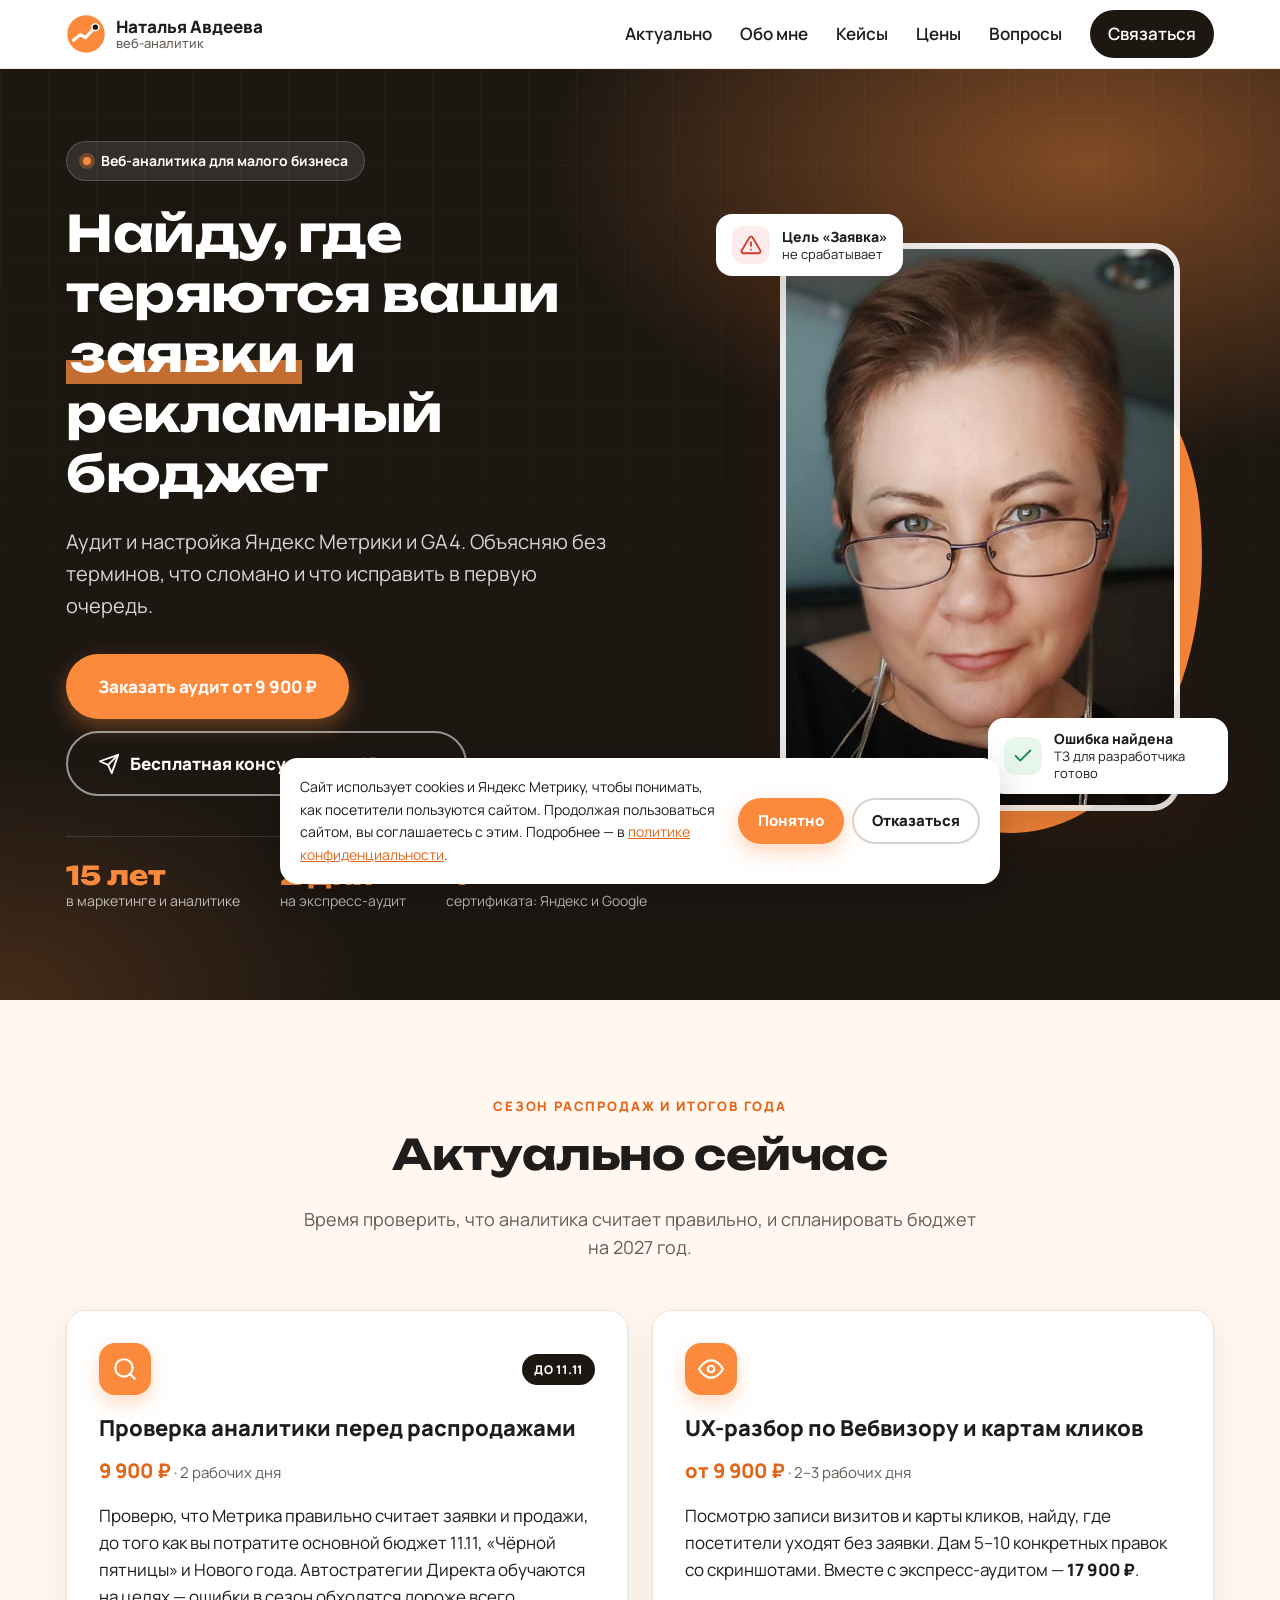
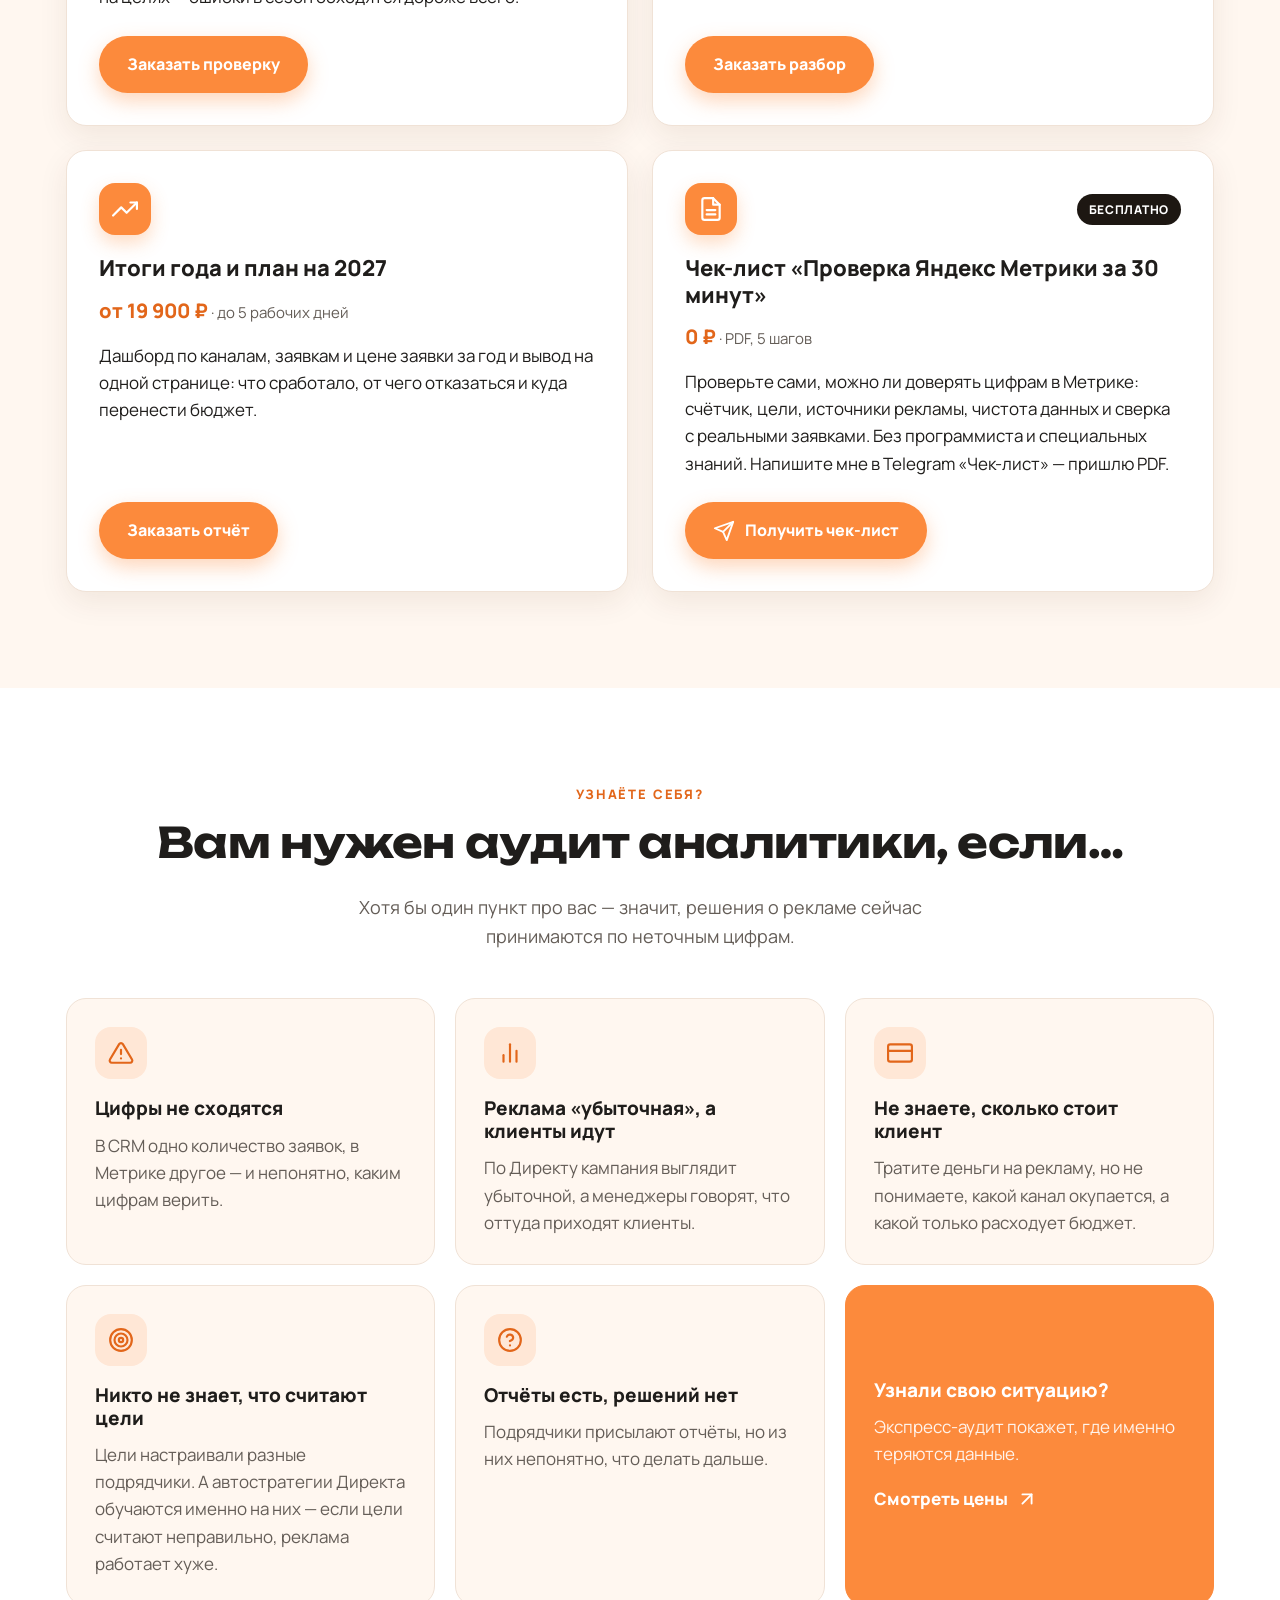
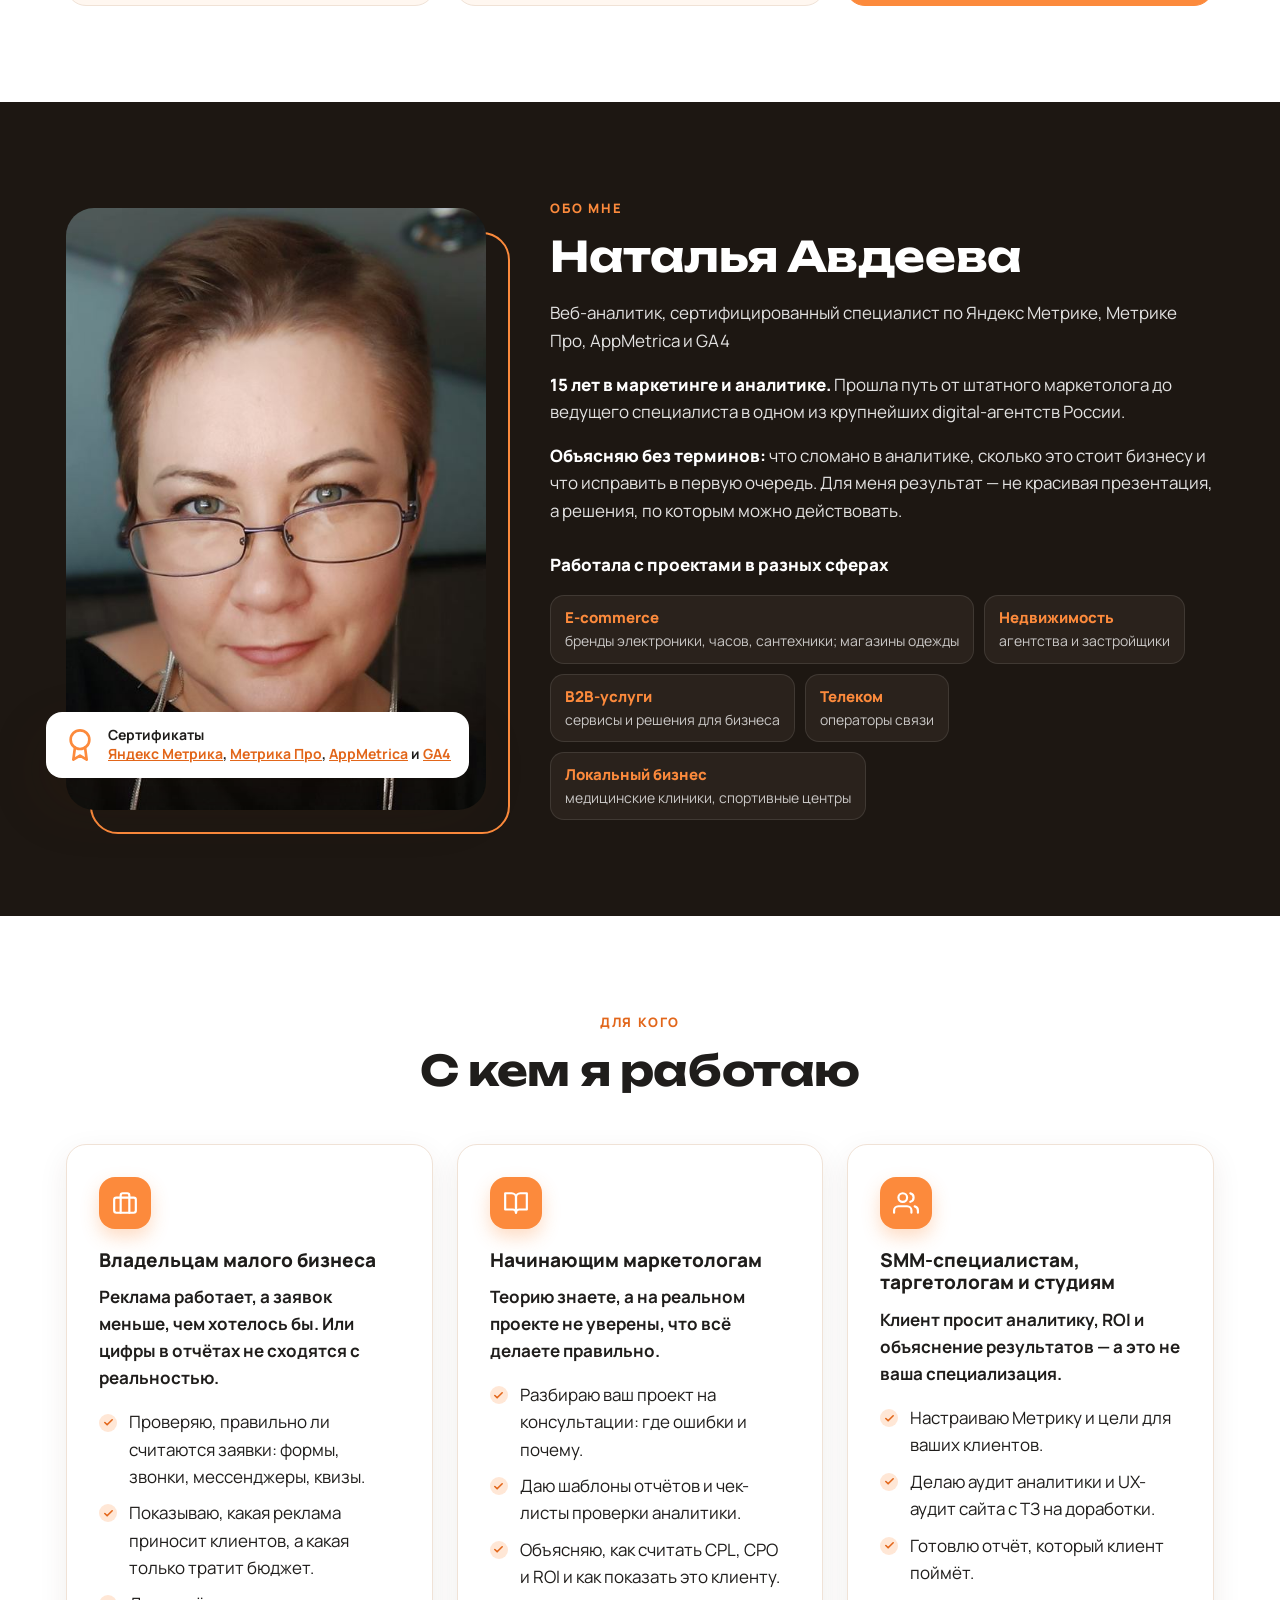
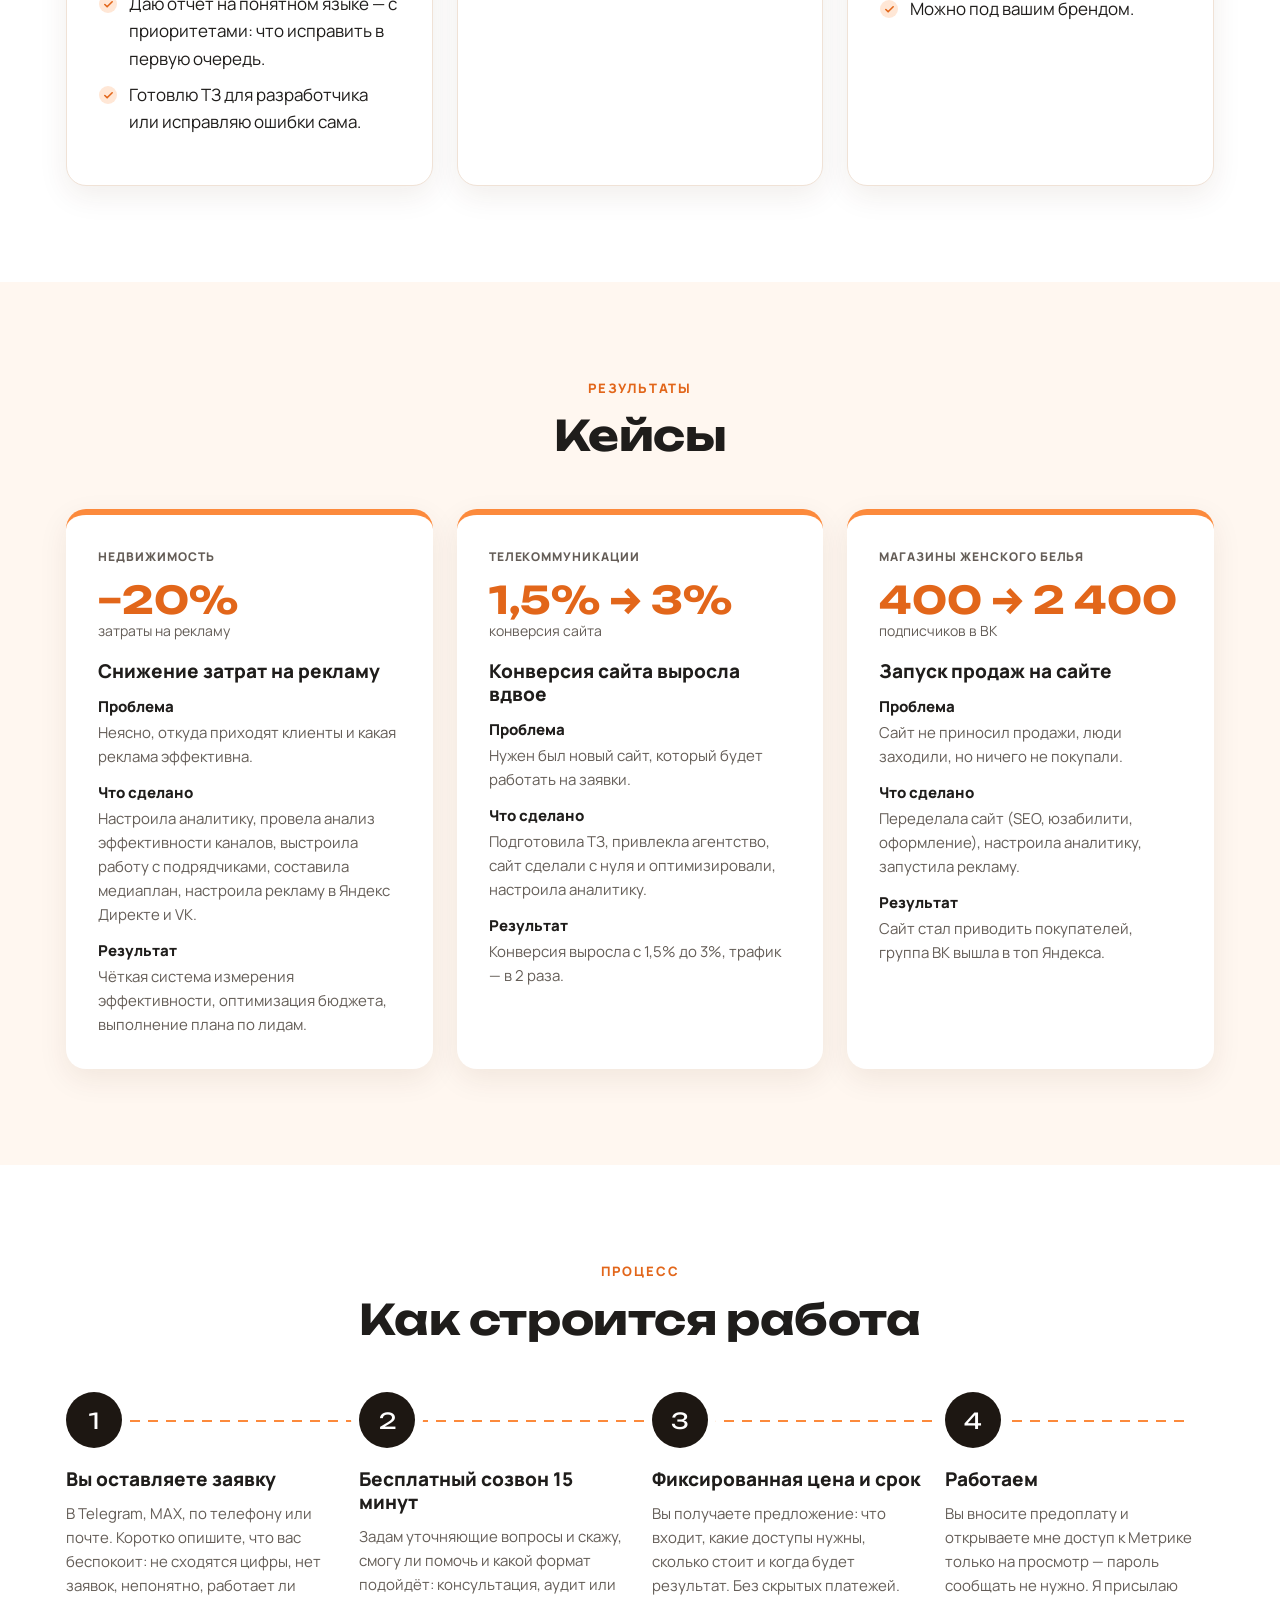
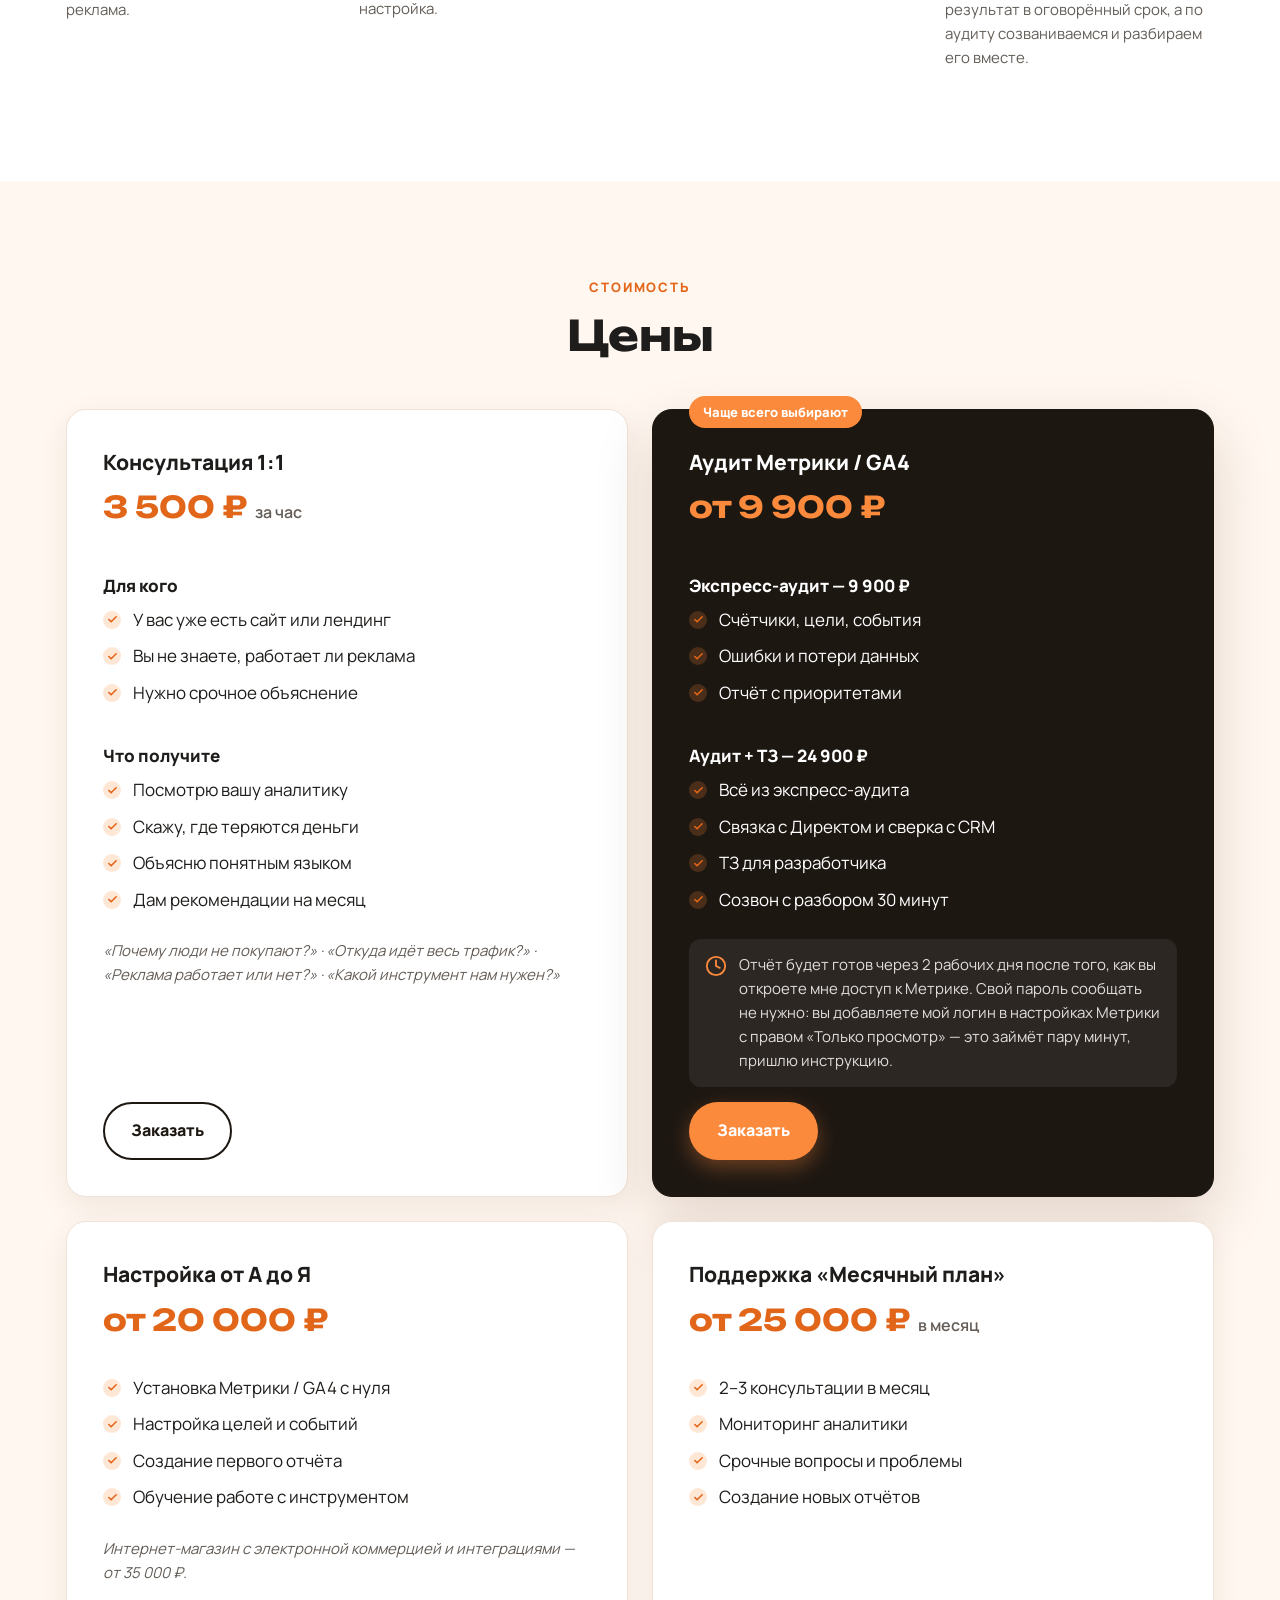
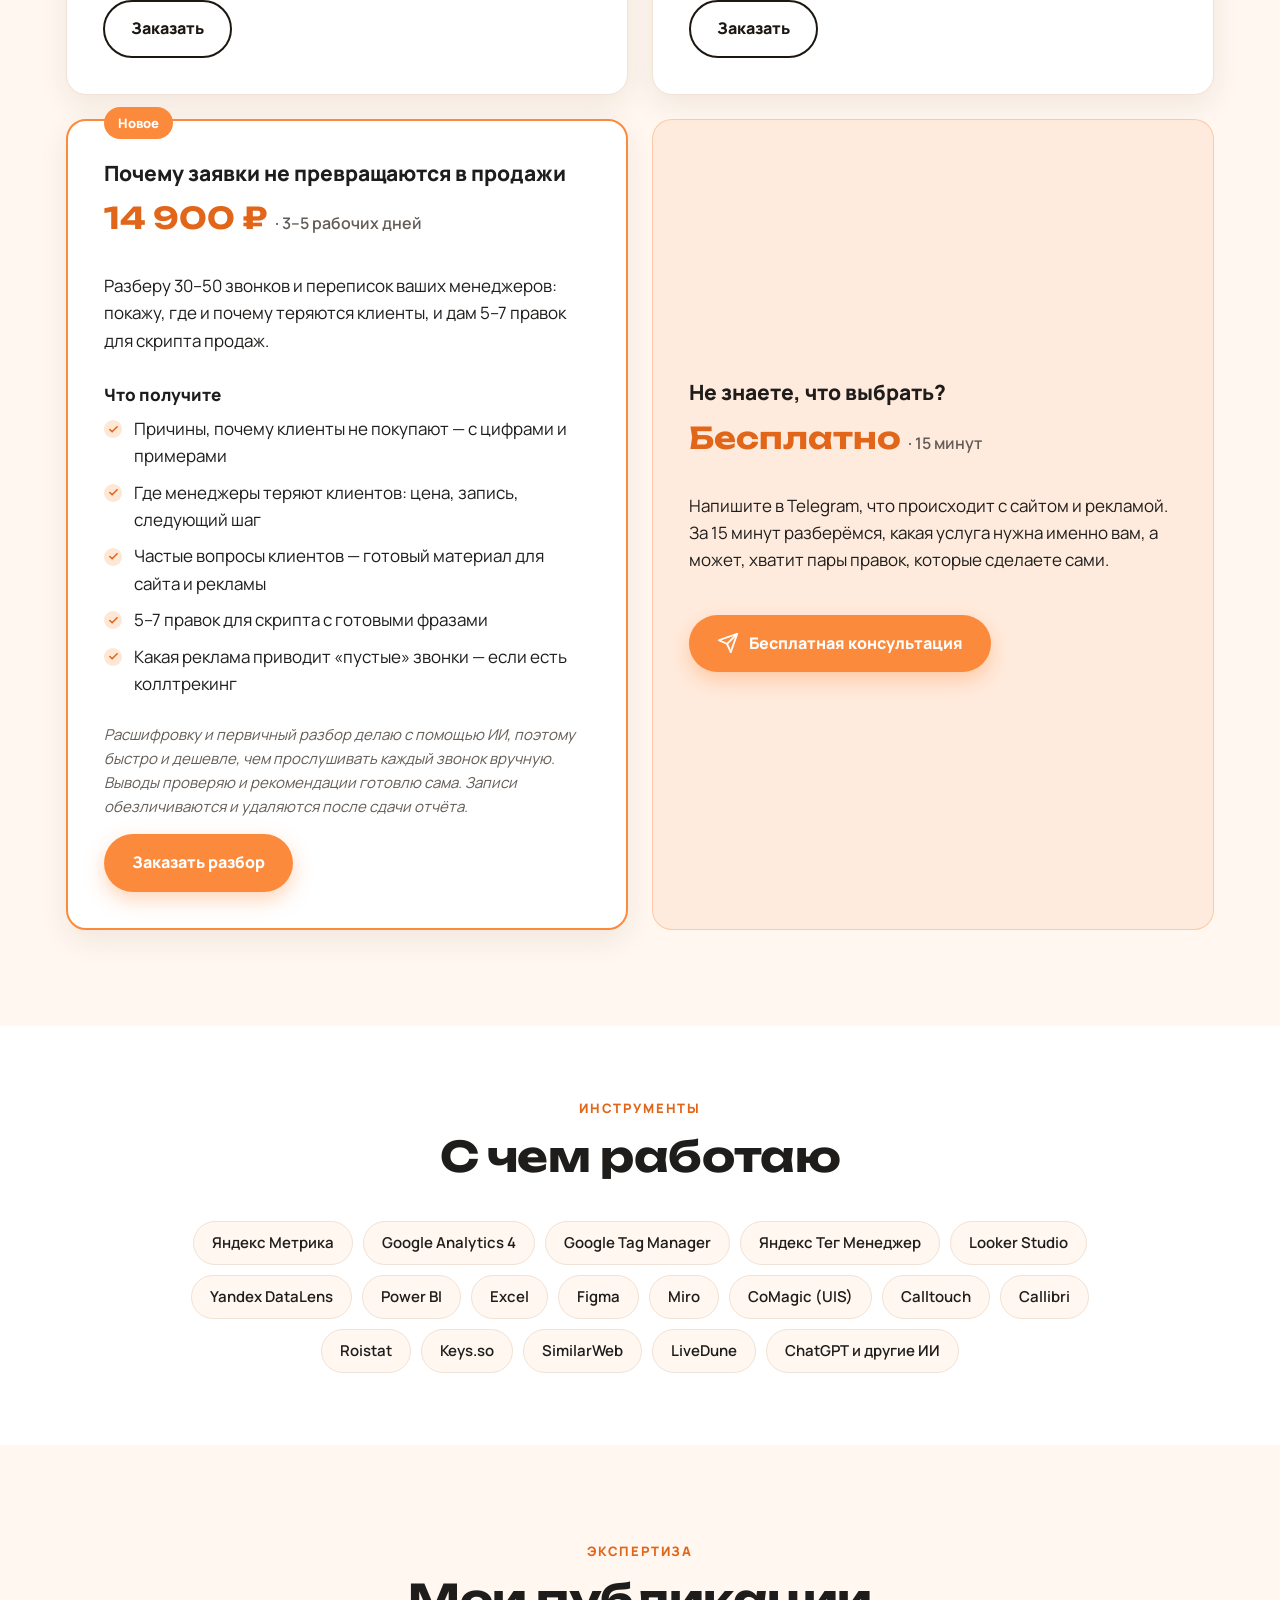
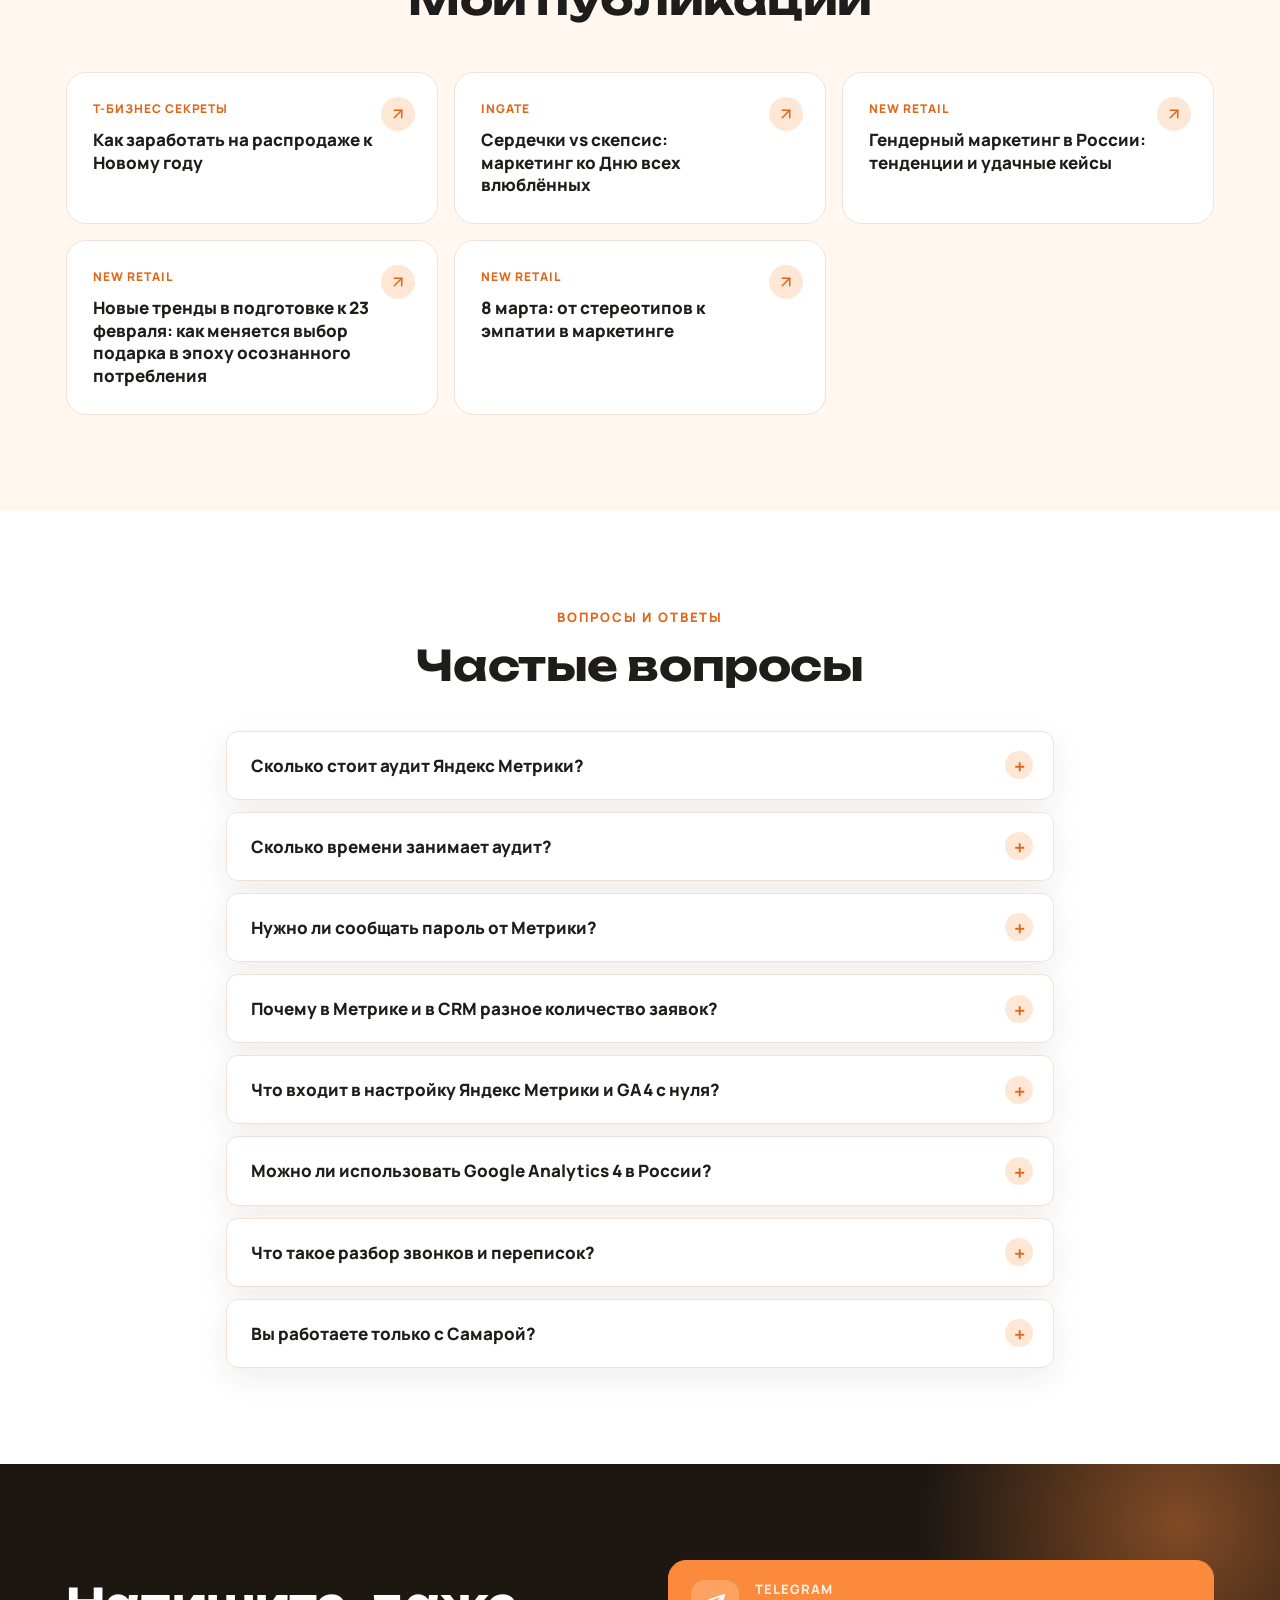
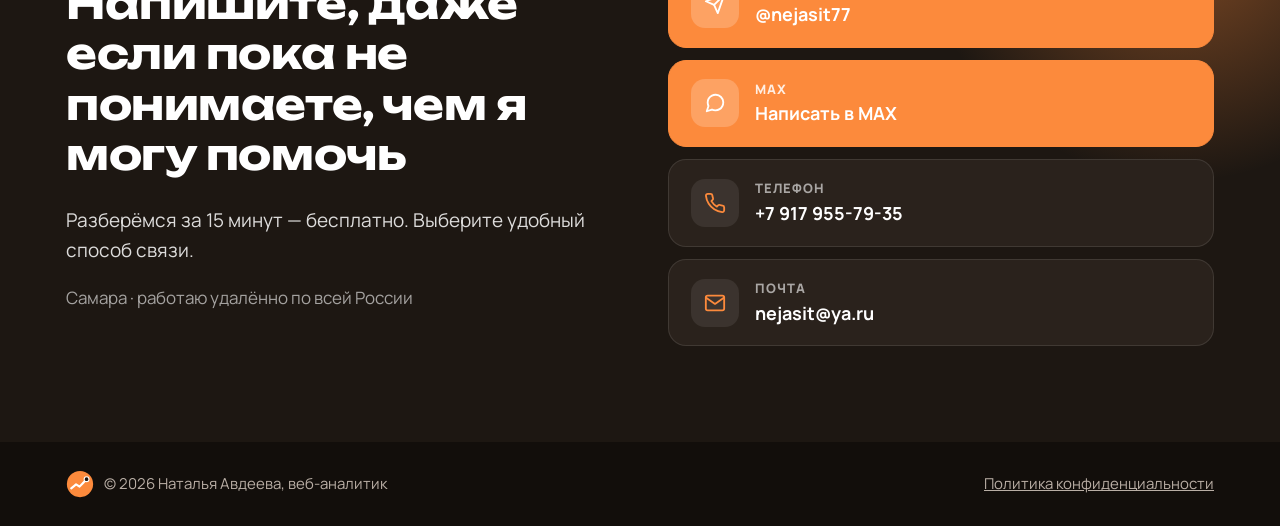
<file: index.html>
<!doctype html>
<html lang="ru">
<head>
  <meta charset="utf-8">
  <meta name="viewport" content="width=device-width, initial-scale=1">
  <title>Аудит и настройка Яндекс Метрики и GA4 — веб-аналитик Наталья Авдеева</title>
  <meta name="description" content="Сертифицированный веб-аналитик из Самары, работаю удалённо по России. Аудит Яндекс Метрики и GA4 от 9 900 ₽ за 2 дня, настройка целей, сверка с CRM.">
  <meta name="robots" content="index, follow, max-image-preview:large">
  <meta name="author" content="Наталья Авдеева">
  <link rel="canonical" href="https://nejasit77-afk.github.io/avd-web/">
  <link rel="sitemap" type="application/xml" href="sitemap.xml">
  <meta property="og:title" content="Аудит и настройка Яндекс Метрики и GA4 — веб-аналитик Наталья Авдеева">
  <meta property="og:description" content="Найду, где теряются заявки и рекламный бюджет. Экспресс-аудит Метрики и GA4 от 9 900 ₽.">
  <meta property="og:type" content="website">
  <meta property="og:locale" content="ru_RU">
  <meta property="og:site_name" content="Наталья Авдеева — веб-аналитик">
  <meta property="og:url" content="https://nejasit77-afk.github.io/avd-web/">
  <meta property="og:image" content="https://nejasit77-afk.github.io/avd-web/images/avatar-512.png">
  <meta name="twitter:card" content="summary">
  <!-- Структурированные данные для поисковиков и ИИ-ассистентов. При смене цен или контактов правьте и здесь -->
  <script type="application/ld+json">
  {
    "@context": "https://schema.org",
    "@graph": [
      {
        "@type": "WebSite",
        "@id": "https://nejasit77-afk.github.io/avd-web/#website",
        "url": "https://nejasit77-afk.github.io/avd-web/",
        "name": "Наталья Авдеева — веб-аналитик",
        "inLanguage": "ru"
      },
      {
        "@type": "Person",
        "@id": "https://nejasit77-afk.github.io/avd-web/#person",
        "name": "Наталья Авдеева",
        "jobTitle": "Веб-аналитик",
        "description": "Сертифицированный специалист по Яндекс Метрике, Метрике Про, AppMetrica и GA4. 15 лет в маркетинге и аналитике.",
        "image": "https://nejasit77-afk.github.io/avd-web/images/photo.jpg",
        "url": "https://nejasit77-afk.github.io/avd-web/",
        "address": { "@type": "PostalAddress", "addressLocality": "Самара", "addressCountry": "RU" },
        "sameAs": ["https://t.me/nejasit77"],
        "knowsAbout": ["Яндекс Метрика", "Google Analytics 4", "AppMetrica", "Google Tag Manager", "Яндекс Тег Менеджер", "Яндекс Директ", "коллтрекинг", "сквозная аналитика", "веб-аналитика"],
        "hasCredential": [
          { "@type": "EducationalOccupationalCredential", "name": "Сертификат Яндекса: Яндекс Метрика", "url": "https://b2b.yandex.ru/adv/expert/certificates?certId=299248&lastname=%D0%90%D0%B2%D0%B4%D0%B5%D0%B5%D0%B2%D0%B0" },
          { "@type": "EducationalOccupationalCredential", "name": "Сертификат Яндекса: Метрика Про", "url": "https://b2b.yandex.ru/adv/expert/certificates?certId=316061&lastname=%D0%90%D0%B2%D0%B4%D0%B5%D0%B5%D0%B2%D0%B0" },
          { "@type": "EducationalOccupationalCredential", "name": "Сертификат Яндекса: AppMetrica", "url": "https://b2b.yandex.ru/adv/expert/certificates?certId=316079&lastname=%D0%90%D0%B2%D0%B4%D0%B5%D0%B5%D0%B2%D0%B0" },
          { "@type": "EducationalOccupationalCredential", "name": "Google Analytics Certification (GA4)", "url": "https://skillshop.credential.net/a94b5e6e-2b35-4356-89f3-f37d66139ad4" }
        ]
      },
      {
        "@type": "ProfessionalService",
        "@id": "https://nejasit77-afk.github.io/avd-web/#service",
        "name": "Наталья Авдеева — аудит и настройка веб-аналитики",
        "description": "Аудит и настройка Яндекс Метрики и GA4 для малого бизнеса: цели, события, сверка с CRM, ТЗ для разработчика, разбор звонков и переписок менеджеров.",
        "url": "https://nejasit77-afk.github.io/avd-web/",
        "image": "https://nejasit77-afk.github.io/avd-web/images/avatar-512.png",
        "telephone": "+7 917 955-79-35",
        "email": "nejasit@ya.ru",
        "address": { "@type": "PostalAddress", "addressLocality": "Самара", "addressCountry": "RU" },
        "areaServed": { "@type": "Country", "name": "Россия" },
        "priceRange": "3 500–25 000 ₽",
        "founder": { "@id": "https://nejasit77-afk.github.io/avd-web/#person" },
        "hasOfferCatalog": {
          "@type": "OfferCatalog",
          "name": "Услуги веб-аналитика",
          "itemListElement": [
            { "@type": "Offer", "name": "Консультация по веб-аналитике 1:1", "price": "3500", "priceCurrency": "RUB", "description": "Час разбора вашей аналитики: где теряются деньги и что делать в ближайший месяц." },
            { "@type": "Offer", "name": "Экспресс-аудит Яндекс Метрики / GA4", "price": "9900", "priceCurrency": "RUB", "description": "Проверка счётчиков, целей и событий, поиск ошибок и потерь данных, отчёт с приоритетами за 2 рабочих дня." },
            { "@type": "Offer", "name": "Аудит Метрики + ТЗ для разработчика", "price": "24900", "priceCurrency": "RUB", "description": "Всё из экспресс-аудита, связка с Яндекс Директом, сверка с CRM, ТЗ для разработчика и созвон с разбором." },
            { "@type": "Offer", "name": "Настройка Яндекс Метрики и GA4 с нуля", "price": "20000", "priceCurrency": "RUB", "description": "Установка счётчиков, настройка целей и событий, первый отчёт и обучение. Интернет-магазин с электронной коммерцией — от 35 000 ₽." },
            { "@type": "Offer", "name": "Ежемесячная поддержка аналитики", "price": "25000", "priceCurrency": "RUB", "description": "2–3 консультации в месяц, мониторинг аналитики, срочные вопросы и новые отчёты." },
            { "@type": "Offer", "name": "Разбор звонков и переписок менеджеров", "price": "14900", "priceCurrency": "RUB", "description": "Разбор 30–50 звонков и переписок: почему заявки не превращаются в продажи и 5–7 правок для скрипта. 3–5 рабочих дней." }
          ]
        }
      }
    ]
  }
  </script>
  <link rel="icon" href="images/logo.svg" type="image/svg+xml">
  <link rel="icon" href="images/favicon-32.png" sizes="32x32" type="image/png">
  <link rel="apple-touch-icon" href="images/apple-touch-icon.png">
  <link rel="preconnect" href="https://fonts.googleapis.com">
  <link rel="preconnect" href="https://fonts.gstatic.com" crossorigin>
  <link href="https://fonts.googleapis.com/css2?family=Manrope:wght@400;500;600;700;800&family=Unbounded:wght@500;700&display=swap" rel="stylesheet">
  <link rel="stylesheet" href="css/style.css?v=6">
</head>
<body>

<!-- Иконки: используются через <use href="#i-..."> -->
<svg width="0" height="0" style="position:absolute" aria-hidden="true">
  <symbol id="i-search" viewBox="0 0 24 24"><circle cx="11" cy="11" r="8"/><line x1="21" y1="21" x2="16.65" y2="16.65"/></symbol>
  <symbol id="i-eye" viewBox="0 0 24 24"><path d="M1 12s4-8 11-8 11 8 11 8-4 8-11 8-11-8-11-8z"/><circle cx="12" cy="12" r="3"/></symbol>
  <symbol id="i-chart" viewBox="0 0 24 24"><line x1="18" y1="20" x2="18" y2="10"/><line x1="12" y1="20" x2="12" y2="4"/><line x1="6" y1="20" x2="6" y2="14"/></symbol>
  <symbol id="i-trend" viewBox="0 0 24 24"><polyline points="23 6 13.5 15.5 8.5 10.5 1 18"/><polyline points="17 6 23 6 23 12"/></symbol>
  <symbol id="i-file" viewBox="0 0 24 24"><path d="M14 2H6a2 2 0 0 0-2 2v16a2 2 0 0 0 2 2h12a2 2 0 0 0 2-2V8z"/><polyline points="14 2 14 8 20 8"/><line x1="16" y1="13" x2="8" y2="13"/><line x1="16" y1="17" x2="8" y2="17"/></symbol>
  <symbol id="i-alert" viewBox="0 0 24 24"><path d="M10.29 3.86L1.82 18a2 2 0 0 0 1.71 3h16.94a2 2 0 0 0 1.71-3L13.71 3.86a2 2 0 0 0-3.42 0z"/><line x1="12" y1="9" x2="12" y2="13"/><line x1="12" y1="17" x2="12.01" y2="17"/></symbol>
  <symbol id="i-card" viewBox="0 0 24 24"><rect x="1" y="4" width="22" height="16" rx="2"/><line x1="1" y1="10" x2="23" y2="10"/></symbol>
  <symbol id="i-target" viewBox="0 0 24 24"><circle cx="12" cy="12" r="10"/><circle cx="12" cy="12" r="6"/><circle cx="12" cy="12" r="2"/></symbol>
  <symbol id="i-help" viewBox="0 0 24 24"><circle cx="12" cy="12" r="10"/><path d="M9.09 9a3 3 0 0 1 5.83 1c0 2-3 3-3 3"/><line x1="12" y1="17" x2="12.01" y2="17"/></symbol>
  <symbol id="i-brief" viewBox="0 0 24 24"><rect x="2" y="7" width="20" height="14" rx="2"/><path d="M16 21V5a2 2 0 0 0-2-2h-4a2 2 0 0 0-2 2v16"/></symbol>
  <symbol id="i-book" viewBox="0 0 24 24"><path d="M2 3h6a4 4 0 0 1 4 4v14a3 3 0 0 0-3-3H2z"/><path d="M22 3h-6a4 4 0 0 0-4 4v14a3 3 0 0 1 3-3h7z"/></symbol>
  <symbol id="i-users" viewBox="0 0 24 24"><path d="M17 21v-2a4 4 0 0 0-4-4H5a4 4 0 0 0-4 4v2"/><circle cx="9" cy="7" r="4"/><path d="M23 21v-2a4 4 0 0 0-3-3.87"/><path d="M16 3.13a4 4 0 0 1 0 7.75"/></symbol>
  <symbol id="i-send" viewBox="0 0 24 24"><line x1="22" y1="2" x2="11" y2="13"/><polygon points="22 2 15 22 11 13 2 9 22 2"/></symbol>
  <symbol id="i-chat" viewBox="0 0 24 24"><path d="M21 11.5a8.38 8.38 0 0 1-.9 3.8 8.5 8.5 0 0 1-7.6 4.7 8.38 8.38 0 0 1-3.8-.9L3 21l1.9-5.7a8.38 8.38 0 0 1-.9-3.8 8.5 8.5 0 0 1 4.7-7.6 8.38 8.38 0 0 1 3.8-.9h.5a8.48 8.48 0 0 1 8 8v.5z"/></symbol>
  <symbol id="i-phone" viewBox="0 0 24 24"><path d="M22 16.92v3a2 2 0 0 1-2.18 2 19.79 19.79 0 0 1-8.63-3.07 19.5 19.5 0 0 1-6-6 19.79 19.79 0 0 1-3.07-8.67A2 2 0 0 1 4.11 2h3a2 2 0 0 1 2 1.72 12.84 12.84 0 0 0 .7 2.81 2 2 0 0 1-.45 2.11L8.09 9.91a16 16 0 0 0 6 6l1.27-1.27a2 2 0 0 1 2.11-.45 12.84 12.84 0 0 0 2.81.7A2 2 0 0 1 22 16.92z"/></symbol>
  <symbol id="i-mail" viewBox="0 0 24 24"><path d="M4 4h16c1.1 0 2 .9 2 2v12c0 1.1-.9 2-2 2H4c-1.1 0-2-.9-2-2V6c0-1.1.9-2 2-2z"/><polyline points="22,6 12,13 2,6"/></symbol>
  <symbol id="i-clock" viewBox="0 0 24 24"><circle cx="12" cy="12" r="10"/><polyline points="12 6 12 12 16 14"/></symbol>
  <symbol id="i-award" viewBox="0 0 24 24"><circle cx="12" cy="8" r="7"/><polyline points="8.21 13.89 7 23 12 20 17 23 15.79 13.88"/></symbol>
  <symbol id="i-check" viewBox="0 0 24 24"><polyline points="20 6 9 17 4 12"/></symbol>
  <symbol id="i-arrow" viewBox="0 0 24 24"><line x1="7" y1="17" x2="17" y2="7"/><polyline points="7 7 17 7 17 17"/></symbol>
</svg>

<header class="header">
  <div class="container header__inner">
    <a href="#top" class="header__logo" aria-label="На главную">
      <img src="images/logo.svg" alt="Наталья Авдеева — веб-аналитик" width="40" height="40">
      <span>Наталья Авдеева<small>веб-аналитик</small></span>
    </a>
    <button class="header__burger" aria-label="Открыть меню" aria-expanded="false" aria-controls="nav">
      <span></span><span></span><span></span>
    </button>
    <nav class="header__nav" id="nav">
      <a href="#actual">Актуально</a>
      <a href="#about">Обо мне</a>
      <a href="#cases">Кейсы</a>
      <a href="#prices">Цены</a>
      <a href="#faq">Вопросы</a>
      <a href="#contacts" class="header__cta">Связаться</a>
    </nav>
  </div>
</header>

<main id="top">

  <!-- Первый экран -->
  <section class="hero">
    <div class="container hero__inner">
      <div class="hero__text">
        <p class="pill"><span class="pill__dot"></span>Веб-аналитика для малого бизнеса</p>
        <h1>Найду, где теряются ваши <mark>заявки</mark> и рекламный бюджет</h1>
        <p class="hero__lead">Аудит и настройка Яндекс Метрики и GA4. Объясняю без терминов, что сломано и что исправить в первую очередь.</p>
        <div class="hero__actions">
          <a href="#prices" class="btn btn--primary btn--lg" data-goal="click_order" data-service="hero_audit">Заказать аудит от 9 900 ₽</a>
          <a href="https://t.me/nejasit77" class="btn btn--ghost btn--lg" target="_blank" rel="noopener" data-goal="click_telegram" data-service="hero_free_call"><svg class="ico"><use href="#i-send"/></svg>Бесплатная консультация 15 минут</a>
        </div>
        <ul class="hero__facts">
          <li><b>15 лет</b><span>в маркетинге и аналитике</span></li>
          <li><b>2 дня</b><span>на экспресс-аудит</span></li>
          <li><b>4</b><span>сертификата: Яндекс и Google</span></li>
        </ul>
      </div>
      <div class="hero__visual" aria-hidden="true">
        <div class="hero__blob"></div>
        <img class="hero__photo" src="images/photo.jpg" alt="Веб-аналитик Наталья Авдеева" width="540" height="774">
        <div class="float float--a">
          <span class="float__icon float__icon--warn"><svg class="ico"><use href="#i-alert"/></svg></span>
          <span><b>Цель «Заявка»</b>не срабатывает</span>
        </div>
        <div class="float float--b">
          <span class="float__icon"><svg class="ico"><use href="#i-check"/></svg></span>
          <span><b>Ошибка найдена</b>ТЗ для разработчика готово</span>
        </div>
      </div>
    </div>
  </section>

  <!-- Актуально сейчас -->
  <section class="section section--cream" id="actual">
    <div class="container">
      <p class="kicker reveal">Сезон распродаж и итогов года</p>
      <h2 class="section__title reveal">Актуально сейчас</h2>
      <p class="section__lead reveal">Время проверить, что аналитика считает правильно, и спланировать бюджет на 2027 год.</p>
      <div class="grid grid--2">
        <article class="offer reveal">
          <div class="offer__top"><span class="icon-badge"><svg class="ico"><use href="#i-search"/></svg></span><span class="offer__tag">До 11.11</span></div>
          <h3>Проверка аналитики перед распродажами</h3>
          <p class="offer__meta"><b>9 900 ₽</b> · 2 рабочих дня</p>
          <p>Проверю, что Метрика правильно считает заявки и продажи, до того как вы потратите основной бюджет 11.11, «Чёрной пятницы» и Нового года. Автостратегии Директа обучаются на целях — ошибки в сезон обходятся дороже всего.</p>
          <a href="#contacts" class="btn btn--primary" data-goal="click_order" data-service="sale_check">Заказать проверку</a>
        </article>
        <article class="offer reveal">
          <div class="offer__top"><span class="icon-badge"><svg class="ico"><use href="#i-eye"/></svg></span></div>
          <h3>UX-разбор по Вебвизору и картам кликов</h3>
          <p class="offer__meta"><b>от 9 900 ₽</b> · 2–3 рабочих дня</p>
          <p>Посмотрю записи визитов и карты кликов, найду, где посетители уходят без заявки. Дам 5–10 конкретных правок со скриншотами. Вместе с экспресс-аудитом — <b>17 900 ₽</b>.</p>
          <a href="#contacts" class="btn btn--primary" data-goal="click_order" data-service="ux_review">Заказать разбор</a>
        </article>
        <article class="offer reveal">
          <div class="offer__top"><span class="icon-badge"><svg class="ico"><use href="#i-trend"/></svg></span></div>
          <h3>Итоги года и план на 2027</h3>
          <p class="offer__meta"><b>от 19 900 ₽</b> · до 5 рабочих дней</p>
          <p>Дашборд по каналам, заявкам и цене заявки за год и вывод на одной странице: что сработало, от чего отказаться и куда перенести бюджет.</p>
          <a href="#contacts" class="btn btn--primary" data-goal="click_order" data-service="year_report">Заказать отчёт</a>
        </article>
        <article class="offer reveal">
          <div class="offer__top"><span class="icon-badge"><svg class="ico"><use href="#i-file"/></svg></span><span class="offer__tag">Бесплатно</span></div>
          <h3>Чек-лист «Проверка Яндекс Метрики за 30 минут»</h3>
          <p class="offer__meta"><b>0 ₽</b> · PDF, 5 шагов</p>
          <p>Проверьте сами, можно ли доверять цифрам в Метрике: счётчик, цели, источники рекламы, чистота данных и сверка с реальными заявками. Без программиста и специальных знаний. Напишите мне в Telegram «Чек-лист» — пришлю PDF.</p>
          <a href="https://t.me/nejasit77" class="btn btn--primary" target="_blank" rel="noopener" data-goal="click_telegram" data-service="checklist"><svg class="ico"><use href="#i-send"/></svg>Получить чек-лист</a>
        </article>
      </div>
    </div>
  </section>

  <!-- Боли -->
  <section class="section">
    <div class="container">
      <p class="kicker reveal">Узнаёте себя?</p>
      <h2 class="section__title reveal">Вам нужен аудит аналитики, если…</h2>
      <p class="section__lead reveal">Хотя бы один пункт про вас — значит, решения о рекламе сейчас принимаются по неточным цифрам.</p>
      <div class="pains">
        <div class="pain reveal"><span class="icon-badge icon-badge--soft"><svg class="ico"><use href="#i-alert"/></svg></span><h3>Цифры не сходятся</h3><p>В CRM одно количество заявок, в Метрике другое — и непонятно, каким цифрам верить.</p></div>
        <div class="pain reveal"><span class="icon-badge icon-badge--soft"><svg class="ico"><use href="#i-chart"/></svg></span><h3>Реклама «убыточная», а клиенты идут</h3><p>По Директу кампания выглядит убыточной, а менеджеры говорят, что оттуда приходят клиенты.</p></div>
        <div class="pain reveal"><span class="icon-badge icon-badge--soft"><svg class="ico"><use href="#i-card"/></svg></span><h3>Не знаете, сколько стоит клиент</h3><p>Тратите деньги на рекламу, но не понимаете, какой канал окупается, а какой только расходует бюджет.</p></div>
        <div class="pain reveal"><span class="icon-badge icon-badge--soft"><svg class="ico"><use href="#i-target"/></svg></span><h3>Никто не знает, что считают цели</h3><p>Цели настраивали разные подрядчики. А автостратегии Директа обучаются именно на них — если цели считают неправильно, реклама работает хуже.</p></div>
        <div class="pain reveal"><span class="icon-badge icon-badge--soft"><svg class="ico"><use href="#i-help"/></svg></span><h3>Отчёты есть, решений нет</h3><p>Подрядчики присылают отчёты, но из них непонятно, что делать дальше.</p></div>
        <a class="pain pain--cta reveal" href="#prices" data-goal="click_order" data-service="pains_cta">
          <h3>Узнали свою ситуацию?</h3>
          <p>Экспресс-аудит покажет, где именно теряются данные.</p>
          <span class="pain__link">Смотреть цены <svg class="ico"><use href="#i-arrow"/></svg></span>
        </a>
      </div>
    </div>
  </section>

  <!-- Обо мне -->
  <section class="section section--dark" id="about">
    <div class="container about">
      <div class="about__media reveal">
        <img class="about__photo" src="images/photo.jpg" alt="Наталья Авдеева, веб-аналитик" width="540" height="774" loading="lazy">
        <div class="about__badge"><svg class="ico"><use href="#i-award"/></svg><span>Сертификаты<br><a href="https://b2b.yandex.ru/adv/expert/certificates?certId=299248&amp;lastname=%D0%90%D0%B2%D0%B4%D0%B5%D0%B5%D0%B2%D0%B0" target="_blank" rel="noopener">Яндекс Метрика</a>, <a href="https://b2b.yandex.ru/adv/expert/certificates?certId=316061&amp;lastname=%D0%90%D0%B2%D0%B4%D0%B5%D0%B5%D0%B2%D0%B0" target="_blank" rel="noopener">Метрика Про</a>, <a href="https://b2b.yandex.ru/adv/expert/certificates?certId=316079&amp;lastname=%D0%90%D0%B2%D0%B4%D0%B5%D0%B5%D0%B2%D0%B0" target="_blank" rel="noopener">AppMetrica</a> и <a href="https://skillshop.credential.net/a94b5e6e-2b35-4356-89f3-f37d66139ad4#acc.31vSM8tE" target="_blank" rel="noopener">GA4</a></span></div>
      </div>
      <div class="about__text reveal">
        <p class="kicker">Обо мне</p>
        <h2 class="section__title section__title--left">Наталья Авдеева</h2>
        <p class="about__role">Веб-аналитик, сертифицированный специалист по Яндекс Метрике, Метрике Про, AppMetrica и GA4</p>
        <p><b>15 лет в маркетинге и аналитике.</b> Прошла путь от штатного маркетолога до ведущего специалиста в одном из крупнейших digital-агентств России.</p>
        <p><b>Объясняю без терминов:</b> что сломано в аналитике, сколько это стоит бизнесу и что исправить в первую очередь. Для меня результат — не красивая презентация, а решения, по которым можно действовать.</p>
        <p class="about__label">Работала с проектами в разных сферах</p>
        <ul class="tags">
          <li><b>E-commerce</b> бренды электроники, часов, сантехники; магазины одежды</li>
          <li><b>Недвижимость</b> агентства и застройщики</li>
          <li><b>B2B-услуги</b> сервисы и решения для бизнеса</li>
          <li><b>Телеком</b> операторы связи</li>
          <li><b>Локальный бизнес</b> медицинские клиники, спортивные центры</li>
        </ul>
      </div>
    </div>
  </section>

  <!-- С кем работаю -->
  <section class="section">
    <div class="container">
      <p class="kicker reveal">Для кого</p>
      <h2 class="section__title reveal">С кем я работаю</h2>
      <div class="grid grid--3">
        <article class="who reveal">
          <span class="icon-badge"><svg class="ico"><use href="#i-brief"/></svg></span>
          <h3>Владельцам малого бизнеса</h3>
          <p class="who__accent">Реклама работает, а заявок меньше, чем хотелось бы. Или цифры в отчётах не сходятся с реальностью.</p>
          <ul class="checks">
            <li>Проверяю, правильно ли считаются заявки: формы, звонки, мессенджеры, квизы.</li>
            <li>Показываю, какая реклама приносит клиентов, а какая только тратит бюджет.</li>
            <li>Даю отчёт на понятном языке — с приоритетами: что исправить в первую очередь.</li>
            <li>Готовлю ТЗ для разработчика или исправляю ошибки сама.</li>
          </ul>
        </article>
        <article class="who reveal">
          <span class="icon-badge"><svg class="ico"><use href="#i-book"/></svg></span>
          <h3>Начинающим маркетологам</h3>
          <p class="who__accent">Теорию знаете, а на реальном проекте не уверены, что всё делаете правильно.</p>
          <ul class="checks">
            <li>Разбираю ваш проект на консультации: где ошибки и почему.</li>
            <li>Даю шаблоны отчётов и чек-листы проверки аналитики.</li>
            <li>Объясняю, как считать CPL, CPO и ROI и как показать это клиенту.</li>
          </ul>
        </article>
        <article class="who reveal">
          <span class="icon-badge"><svg class="ico"><use href="#i-users"/></svg></span>
          <h3>SMM-специалистам, таргетологам и студиям</h3>
          <p class="who__accent">Клиент просит аналитику, ROI и объяснение результатов — а это не ваша специализация.</p>
          <ul class="checks">
            <li>Настраиваю Метрику и цели для ваших клиентов.</li>
            <li>Делаю аудит аналитики и UX-аудит сайта с ТЗ на доработки.</li>
            <li>Готовлю отчёт, который клиент поймёт.</li>
            <li>Можно под вашим брендом.</li>
          </ul>
        </article>
      </div>
    </div>
  </section>

  <!-- Кейсы -->
  <section class="section section--cream" id="cases">
    <div class="container">
      <p class="kicker reveal">Результаты</p>
      <h2 class="section__title reveal">Кейсы</h2>
      <div class="grid grid--3">
        <article class="case reveal">
          <p class="case__sphere">Недвижимость</p>
          <p class="case__metric">−20%</p>
          <p class="case__metric-label">затраты на рекламу</p>
          <h3>Снижение затрат на рекламу</h3>
          <dl>
            <dt>Проблема</dt><dd>Неясно, откуда приходят клиенты и какая реклама эффективна.</dd>
            <dt>Что сделано</dt><dd>Настроила аналитику, провела анализ эффективности каналов, выстроила работу с подрядчиками, составила медиаплан, настроила рекламу в Яндекс Директе и VK.</dd>
            <dt>Результат</dt><dd>Чёткая система измерения эффективности, оптимизация бюджета, выполнение плана по лидам.</dd>
          </dl>
        </article>
        <article class="case reveal">
          <p class="case__sphere">Телекоммуникации</p>
          <p class="case__metric">1,5% → 3%</p>
          <p class="case__metric-label">конверсия сайта</p>
          <h3>Конверсия сайта выросла вдвое</h3>
          <dl>
            <dt>Проблема</dt><dd>Нужен был новый сайт, который будет работать на заявки.</dd>
            <dt>Что сделано</dt><dd>Подготовила ТЗ, привлекла агентство, сайт сделали с нуля и оптимизировали, настроила аналитику.</dd>
            <dt>Результат</dt><dd>Конверсия выросла с 1,5% до 3%, трафик — в 2 раза.</dd>
          </dl>
        </article>
        <article class="case reveal">
          <p class="case__sphere">Магазины женского белья</p>
          <p class="case__metric">400 → 2 400</p>
          <p class="case__metric-label">подписчиков в ВК</p>
          <h3>Запуск продаж на сайте</h3>
          <dl>
            <dt>Проблема</dt><dd>Сайт не приносил продажи, люди заходили, но ничего не покупали.</dd>
            <dt>Что сделано</dt><dd>Переделала сайт (SEO, юзабилити, оформление), настроила аналитику, запустила рекламу.</dd>
            <dt>Результат</dt><dd>Сайт стал приводить покупателей, группа ВК вышла в топ Яндекса.</dd>
          </dl>
        </article>
      </div>
    </div>
  </section>

  <!-- Как строится работа -->
  <section class="section">
    <div class="container">
      <p class="kicker reveal">Процесс</p>
      <h2 class="section__title reveal">Как строится работа</h2>
      <ol class="steps">
        <li class="reveal"><span class="steps__num">1</span><h3>Вы оставляете заявку</h3><p>В Telegram, MAX, по телефону или почте. Коротко опишите, что вас беспокоит: не сходятся цифры, нет заявок, непонятно, работает ли реклама.</p></li>
        <li class="reveal"><span class="steps__num">2</span><h3>Бесплатный созвон 15 минут</h3><p>Задам уточняющие вопросы и скажу, смогу ли помочь и какой формат подойдёт: консультация, аудит или настройка.</p></li>
        <li class="reveal"><span class="steps__num">3</span><h3>Фиксированная цена и срок</h3><p>Вы получаете предложение: что входит, какие доступы нужны, сколько стоит и когда будет результат. Без скрытых платежей.</p></li>
        <li class="reveal"><span class="steps__num">4</span><h3>Работаем</h3><p>Вы вносите предоплату и открываете мне доступ к Метрике только на просмотр — пароль сообщать не нужно. Я присылаю результат в оговорённый срок, а по аудиту созваниваемся и разбираем его вместе.</p></li>
      </ol>
    </div>
  </section>

  <!-- Цены -->
  <section class="section section--cream" id="prices">
    <div class="container">
      <p class="kicker reveal">Стоимость</p>
      <h2 class="section__title reveal">Цены</h2>
      <div class="prices">
        <article class="price reveal">
          <p class="price__name">Консультация 1:1</p>
          <p class="price__value">3 500 ₽ <span>за час</span></p>
          <p class="price__label">Для кого</p>
          <ul class="checks"><li>У вас уже есть сайт или лендинг</li><li>Вы не знаете, работает ли реклама</li><li>Нужно срочное объяснение</li></ul>
          <p class="price__label">Что получите</p>
          <ul class="checks"><li>Посмотрю вашу аналитику</li><li>Скажу, где теряются деньги</li><li>Объясню понятным языком</li><li>Дам рекомендации на месяц</li></ul>
          <p class="price__quotes">«Почему люди не покупают?» · «Откуда идёт весь трафик?» · «Реклама работает или нет?» · «Какой инструмент нам нужен?»</p>
          <a href="#contacts" class="btn btn--outline" data-goal="click_order" data-service="consultation">Заказать</a>
        </article>
        <article class="price price--hit reveal">
          <p class="price__badge">Чаще всего выбирают</p>
          <p class="price__name">Аудит Метрики / GA4</p>
          <p class="price__value">от 9 900 ₽</p>
          <p class="price__label">Экспресс-аудит — 9 900 ₽</p>
          <ul class="checks"><li>Счётчики, цели, события</li><li>Ошибки и потери данных</li><li>Отчёт с приоритетами</li></ul>
          <p class="price__label">Аудит + ТЗ — 24 900 ₽</p>
          <ul class="checks"><li>Всё из экспресс-аудита</li><li>Связка с Директом и сверка с CRM</li><li>ТЗ для разработчика</li><li>Созвон с разбором 30 минут</li></ul>
          <p class="price__note"><svg class="ico"><use href="#i-clock"/></svg><span>Отчёт будет готов через 2 рабочих дня после того, как вы откроете мне доступ к Метрике. Свой пароль сообщать не нужно: вы добавляете мой логин в настройках Метрики с правом «Только просмотр» — это займёт пару минут, пришлю инструкцию.</span></p>
          <a href="#contacts" class="btn btn--primary" data-goal="click_order" data-service="audit">Заказать</a>
        </article>
        <article class="price reveal">
          <p class="price__name">Настройка от А до Я</p>
          <p class="price__value">от 20 000 ₽</p>
          <ul class="checks"><li>Установка Метрики / GA4 с нуля</li><li>Настройка целей и событий</li><li>Создание первого отчёта</li><li>Обучение работе с инструментом</li></ul>
          <p class="price__quotes">Интернет-магазин с электронной коммерцией и интеграциями — от 35 000 ₽.</p>
          <a href="#contacts" class="btn btn--outline" data-goal="click_order" data-service="setup">Заказать</a>
        </article>
        <article class="price reveal">
          <p class="price__name">Поддержка «Месячный план»</p>
          <p class="price__value">от 25 000 ₽ <span>в месяц</span></p>
          <ul class="checks"><li>2–3 консультации в месяц</li><li>Мониторинг аналитики</li><li>Срочные вопросы и проблемы</li><li>Создание новых отчётов</li></ul>
          <a href="#contacts" class="btn btn--outline" data-goal="click_order" data-service="support">Заказать</a>
        </article>
        <article class="price price--new reveal">
          <p class="price__badge">Новое</p>
          <p class="price__name">Почему заявки не превращаются в продажи</p>
          <p class="price__value">14 900 ₽ <span>· 3–5 рабочих дней</span></p>
          <p>Разберу 30–50 звонков и переписок ваших менеджеров: покажу, где и почему теряются клиенты, и дам 5–7 правок для скрипта продаж.</p>
          <p class="price__label">Что получите</p>
          <ul class="checks"><li>Причины, почему клиенты не покупают — с цифрами и примерами</li><li>Где менеджеры теряют клиентов: цена, запись, следующий шаг</li><li>Частые вопросы клиентов — готовый материал для сайта и рекламы</li><li>5–7 правок для скрипта с готовыми фразами</li><li>Какая реклама приводит «пустые» звонки — если есть коллтрекинг</li></ul>
          <p class="price__quotes">Расшифровку и первичный разбор делаю с помощью ИИ, поэтому быстро и дешевле, чем прослушивать каждый звонок вручную. Выводы проверяю и рекомендации готовлю сама. Записи обезличиваются и удаляются после сдачи отчёта.</p>
          <a href="#contacts" class="btn btn--primary" data-goal="click_order" data-service="calls_review">Заказать разбор</a>
        </article>
        <article class="price price--ask reveal">
          <p class="price__name">Не знаете, что выбрать?</p>
          <p class="price__value">Бесплатно <span>· 15 минут</span></p>
          <p>Напишите в Telegram, что происходит с сайтом и рекламой. За 15 минут разберёмся, какая услуга нужна именно вам, а может, хватит пары правок, которые сделаете сами.</p>
          <a href="https://t.me/nejasit77" class="btn btn--primary" target="_blank" rel="noopener" data-goal="click_telegram" data-service="prices_free_call"><svg class="ico"><use href="#i-send"/></svg>Бесплатная консультация</a>
        </article>
      </div>
    </div>
  </section>

  <!-- Инструменты -->
  <section class="section section--tight">
    <div class="container">
      <p class="kicker reveal">Инструменты</p>
      <h2 class="section__title reveal">С чем работаю</h2>
      <ul class="chips reveal">
        <li>Яндекс Метрика</li><li>Google Analytics 4</li><li>Google Tag Manager</li><li>Яндекс Тег Менеджер</li>
        <li>Looker Studio</li><li>Yandex DataLens</li><li>Power BI</li><li>Excel</li>
        <li>Figma</li><li>Miro</li>
        <li>CoMagic (UIS)</li><li>Calltouch</li><li>Callibri</li><li>Roistat</li>
        <li>Keys.so</li><li>SimilarWeb</li><li>LiveDune</li><li>ChatGPT и другие ИИ</li>
      </ul>
    </div>
  </section>

  <!-- Публикации -->
  <section class="section section--cream">
    <div class="container">
      <p class="kicker reveal">Экспертиза</p>
      <h2 class="section__title reveal">Мои публикации</h2>
      <div class="pubs">
        <a class="pub reveal" href="https://secrets.tbank.ru/biznes-s-nulya/novogodnyaya-rasprodazha/" target="_blank" rel="noopener">
          <span class="pub__src">Т-Бизнес секреты</span>
          <span class="pub__title">Как заработать на распродаже к Новому году</span>
          <span class="pub__go"><svg class="ico"><use href="#i-arrow"/></svg></span>
        </a>
        <a class="pub reveal" href="https://ingate.ru/blog/kreativnyy-marketing-tvorcheskie-resheniya-ko-dnyu-vsekh-vlyublennykh/" target="_blank" rel="noopener">
          <span class="pub__src">Ingate</span>
          <span class="pub__title">Сердечки vs скепсис: маркетинг ко Дню всех влюблённых</span>
          <span class="pub__go"><svg class="ico"><use href="#i-arrow"/></svg></span>
        </a>
        <a class="pub reveal" href="https://new-retail.ru/marketing/gendernyy_marketing_v_rossii_tendentsii_i_udachnye_keysy/" target="_blank" rel="noopener">
          <span class="pub__src">New Retail</span>
          <span class="pub__title">Гендерный маркетинг в России: тенденции и удачные кейсы</span>
          <span class="pub__go"><svg class="ico"><use href="#i-arrow"/></svg></span>
        </a>
        <a class="pub reveal" href="https://new-retail.ru/marketing/novye_trendy_v_podgotovke_k_23_fevralya_kak_menyaetsya_vybor_podarka_v_epokhu_osoznannogo_potrebleni/" target="_blank" rel="noopener">
          <span class="pub__src">New Retail</span>
          <span class="pub__title">Новые тренды в подготовке к 23 февраля: как меняется выбор подарка в эпоху осознанного потребления</span>
          <span class="pub__go"><svg class="ico"><use href="#i-arrow"/></svg></span>
        </a>
        <a class="pub reveal" href="https://new-retail.ru/marketing/8_marta_ot_stereotipov_k_empatii_v_marketinge/" target="_blank" rel="noopener">
          <span class="pub__src">New Retail</span>
          <span class="pub__title">8 марта: от стереотипов к эмпатии в маркетинге</span>
          <span class="pub__go"><svg class="ico"><use href="#i-arrow"/></svg></span>
        </a>
      </div>
    </div>
  </section>

  <!-- Частые вопросы. Тексты продублированы в FAQPage ниже — правьте в обоих местах -->
  <section class="section" id="faq">
    <div class="container container--narrow">
      <p class="kicker reveal">Вопросы и ответы</p>
      <h2 class="section__title reveal">Частые вопросы</h2>
      <div class="faq reveal">
        <details>
          <summary>Сколько стоит аудит Яндекс Метрики?</summary>
          <p>Экспресс-аудит — 9 900 ₽: проверю счётчики, цели и события, найду ошибки и потери данных, пришлю отчёт с приоритетами. Аудит с ТЗ — 24 900 ₽: дополнительно проверю связку с Яндекс Директом, сверю данные с CRM, подготовлю ТЗ для разработчика и разберу результаты на созвоне 30 минут.</p>
        </details>
        <details>
          <summary>Сколько времени занимает аудит?</summary>
          <p>Отчёт будет готов через 2 рабочих дня после того, как вы откроете доступ к Метрике.</p>
        </details>
        <details>
          <summary>Нужно ли сообщать пароль от Метрики?</summary>
          <p>Нет. Вы добавляете мой логин в настройках счётчика с правом «Только просмотр» — это занимает пару минут, я пришлю инструкцию. Доступ можно отозвать в любой момент.</p>
        </details>
        <details>
          <summary>Почему в Метрике и в CRM разное количество заявок?</summary>
          <p>Частые причины: цель срабатывает на клик по кнопке, а не на успешную отправку формы; одна заявка засчитывается дважды; звонки и сообщения в мессенджерах не попадают в Метрику без коллтрекинга; часть посетителей блокирует счётчик. На аудите я нахожу, какие из причин есть у вас, и показываю, каким цифрам можно верить.</p>
        </details>
        <details>
          <summary>Что входит в настройку Яндекс Метрики и GA4 с нуля?</summary>
          <p>Установка счётчиков, настройка целей и событий, первый отчёт и обучение работе с ним. Стоимость — от 20 000 ₽, для интернет-магазина с электронной коммерцией и интеграциями — от 35 000 ₽.</p>
        </details>
        <details>
          <summary>Можно ли использовать Google Analytics 4 в России?</summary>
          <p>Отдельного закона, который запрещает именно Google Analytics, нет. Но по закону о персональных данных (ч. 5 ст. 18 152-ФЗ) данные россиян при сборе должны сначала записываться в базы на территории России, а GA4 отправляет данные посетителей сразу на серверы Google за рубежом. Уведомление Роскомнадзора о трансграничной передаче и согласие посетителя в cookie-баннере эту проблему не снимают. Штраф для компаний за нарушение локализации — до 6 млн ₽, при повторном нарушении — до 18 млн ₽. Поэтому для российских сайтов безопаснее Яндекс Метрика, а GA4 стоит подключать только после консультации с юристом по персональным данным.</p>
        </details>
        <details>
          <summary>Что такое разбор звонков и переписок?</summary>
          <p>Я разбираю 30–50 звонков и переписок ваших менеджеров и показываю, где и почему теряются клиенты: цена, запись, следующий шаг. Вы получаете частые вопросы клиентов и 5–7 правок для скрипта продаж с готовыми фразами. Стоимость — 14 900 ₽, срок — 3–5 рабочих дней.</p>
        </details>
        <details>
          <summary>Вы работаете только с Самарой?</summary>
          <p>Нет. Я живу в Самаре и работаю удалённо с клиентами по всей России: всё общение — в Telegram, MAX, по телефону или почте, доступы выдаются онлайн.</p>
        </details>
      </div>
    </div>
  </section>
  <script type="application/ld+json">
  {
    "@context": "https://schema.org",
    "@type": "FAQPage",
    "mainEntity": [
      { "@type": "Question", "name": "Сколько стоит аудит Яндекс Метрики?", "acceptedAnswer": { "@type": "Answer", "text": "Экспресс-аудит — 9 900 ₽: проверка счётчиков, целей и событий, поиск ошибок и потерь данных, отчёт с приоритетами. Аудит с ТЗ — 24 900 ₽: дополнительно проверка связки с Яндекс Директом, сверка данных с CRM, ТЗ для разработчика и созвон 30 минут." } },
      { "@type": "Question", "name": "Сколько времени занимает аудит?", "acceptedAnswer": { "@type": "Answer", "text": "Отчёт будет готов через 2 рабочих дня после того, как вы откроете доступ к Метрике." } },
      { "@type": "Question", "name": "Нужно ли сообщать пароль от Метрики?", "acceptedAnswer": { "@type": "Answer", "text": "Нет. Вы добавляете логин аналитика в настройках счётчика с правом «Только просмотр» — это занимает пару минут. Доступ можно отозвать в любой момент." } },
      { "@type": "Question", "name": "Почему в Метрике и в CRM разное количество заявок?", "acceptedAnswer": { "@type": "Answer", "text": "Частые причины: цель срабатывает на клик по кнопке, а не на успешную отправку формы; одна заявка засчитывается дважды; звонки и сообщения в мессенджерах не попадают в Метрику без коллтрекинга; часть посетителей блокирует счётчик. На аудите выясняется, какие из причин есть на конкретном сайте." } },
      { "@type": "Question", "name": "Что входит в настройку Яндекс Метрики и GA4 с нуля?", "acceptedAnswer": { "@type": "Answer", "text": "Установка счётчиков, настройка целей и событий, первый отчёт и обучение работе с ним. Стоимость — от 20 000 ₽, для интернет-магазина с электронной коммерцией и интеграциями — от 35 000 ₽." } },
      { "@type": "Question", "name": "Можно ли использовать Google Analytics 4 в России?", "acceptedAnswer": { "@type": "Answer", "text": "Отдельного закона, который запрещает именно Google Analytics, нет. Но по закону о персональных данных (ч. 5 ст. 18 152-ФЗ) данные россиян при сборе должны сначала записываться в базы на территории России, а GA4 отправляет данные посетителей сразу на серверы Google за рубежом. Уведомление Роскомнадзора о трансграничной передаче и согласие посетителя в cookie-баннере эту проблему не снимают. Штраф для компаний за нарушение локализации — до 6 млн ₽, при повторном нарушении — до 18 млн ₽. Поэтому для российских сайтов безопаснее Яндекс Метрика, а GA4 стоит подключать только после консультации с юристом по персональным данным." } },
      { "@type": "Question", "name": "Что такое разбор звонков и переписок?", "acceptedAnswer": { "@type": "Answer", "text": "Разбор 30–50 звонков и переписок менеджеров: где и почему теряются клиенты, частые вопросы клиентов и 5–7 правок для скрипта продаж с готовыми фразами. Стоимость — 14 900 ₽, срок — 3–5 рабочих дней." } },
      { "@type": "Question", "name": "Вы работаете только с Самарой?", "acceptedAnswer": { "@type": "Answer", "text": "Нет. Наталья Авдеева живёт в Самаре и работает удалённо с клиентами по всей России: общение в Telegram, MAX, по телефону или почте, доступы выдаются онлайн." } }
    ]
  }
  </script>

  <!-- Контакты -->
  <section class="section contacts" id="contacts">
    <div class="container contacts__inner">
      <div class="contacts__text reveal">
        <h2 class="section__title section__title--left">Напишите, даже если пока не понимаете, чем я могу помочь</h2>
        <p class="contacts__lead">Разберёмся за 15 минут — бесплатно. Выберите удобный способ связи.</p>
        <p class="contacts__geo">Самара · работаю удалённо по всей России</p>
      </div>
      <div class="contacts__card reveal">
        <a class="contact contact--tg" href="https://t.me/nejasit77" target="_blank" rel="noopener" data-goal="click_telegram">
          <span class="contact__icon"><svg class="ico"><use href="#i-send"/></svg></span>
          <span><b>Telegram</b>@nejasit77</span>
        </a>
        <a class="contact contact--max" href="https://max.ru/u/f9LHodD0cOIstSbB-7pquYAZlcAGWximjwvTOyJSx4Q5UJZFZWwgO3F9Ykw" target="_blank" rel="noopener" data-goal="click_max">
          <span class="contact__icon"><svg class="ico"><use href="#i-chat"/></svg></span>
          <span><b>MAX</b>Написать в MAX</span>
        </a>
        <a class="contact" href="tel:+79179557935" data-goal="click_phone">
          <span class="contact__icon"><svg class="ico"><use href="#i-phone"/></svg></span>
          <span><b>Телефон</b>+7 917 955-79-35</span>
        </a>
        <a class="contact" href="mailto:nejasit@ya.ru" data-goal="click_email">
          <span class="contact__icon"><svg class="ico"><use href="#i-mail"/></svg></span>
          <span><b>Почта</b>nejasit@ya.ru</span>
        </a>
      </div>
    </div>
  </section>

</main>

<footer class="footer">
  <div class="container footer__inner">
    <span class="footer__brand"><img src="images/logo.svg" alt="" width="28" height="28">© 2026 Наталья Авдеева, веб-аналитик</span>
    <a href="privacy.html">Политика конфиденциальности</a>
  </div>
</footer>

<div class="cookie" id="cookie" hidden>
  <p>Сайт использует cookies и Яндекс Метрику, чтобы понимать, как посетители пользуются сайтом. Продолжая пользоваться сайтом, вы соглашаетесь с этим. Подробнее — в <a href="privacy.html">политике конфиденциальности</a>.</p>
  <div class="cookie__actions">
    <button class="btn btn--primary btn--sm" data-cookie="accept">Понятно</button>
    <button class="btn btn--ghost-dark btn--sm" data-cookie="decline">Отказаться</button>
  </div>
</div>

<script src="js/main.js"></script>
</body>
</html>
</file>
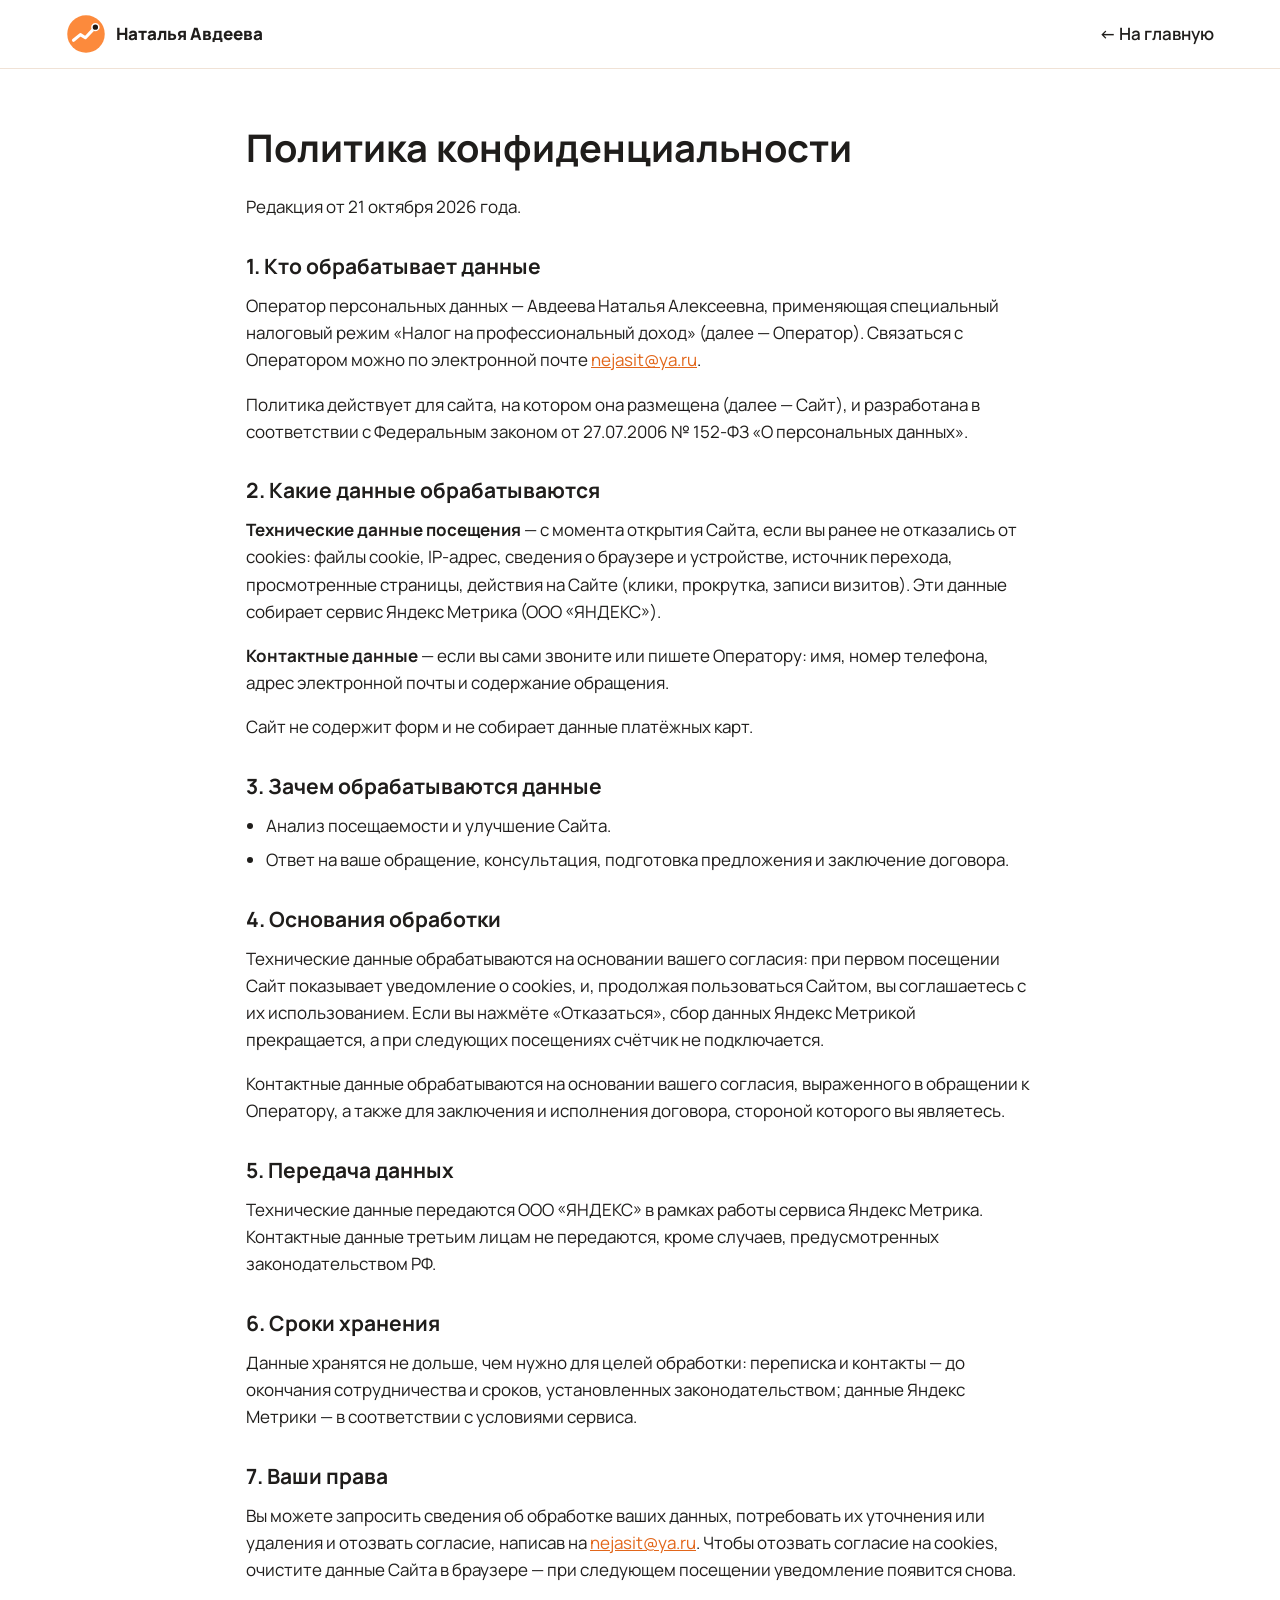
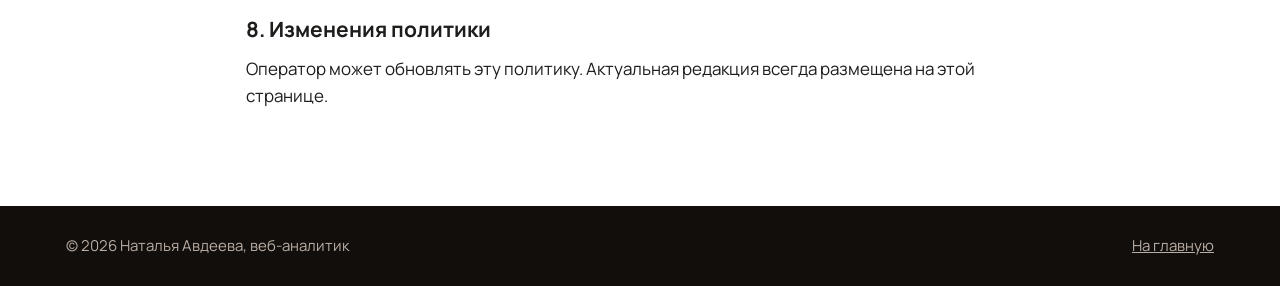
<file: privacy.html>
<!doctype html>
<html lang="ru">
<head>
  <meta charset="utf-8">
  <meta name="viewport" content="width=device-width, initial-scale=1">
  <title>Политика конфиденциальности — Наталья Авдеева</title>
  <meta name="robots" content="noindex">
  <link rel="icon" href="images/logo.svg" type="image/svg+xml">
  <link rel="icon" href="images/favicon-32.png" sizes="32x32" type="image/png">
  <link rel="apple-touch-icon" href="images/apple-touch-icon.png">
  <link rel="preconnect" href="https://fonts.googleapis.com">
  <link rel="preconnect" href="https://fonts.gstatic.com" crossorigin>
  <link href="https://fonts.googleapis.com/css2?family=Manrope:wght@400;500;600;700;800&display=swap" rel="stylesheet">
  <link rel="stylesheet" href="css/style.css">
</head>
<body>

<header class="header">
  <div class="container header__inner">
    <a href="index.html" class="header__logo">
      <img src="images/logo.svg" alt="Наталья Авдеева — веб-аналитик" width="44" height="44">
      <span>Наталья Авдеева</span>
    </a>
    <nav class="header__nav header__nav--static">
      <a href="index.html">← На главную</a>
    </nav>
  </div>
</header>

<main class="container doc">
  <h1>Политика конфиденциальности</h1>
  <p>Редакция от 21 октября 2026 года.</p>

  <h2>1. Кто обрабатывает данные</h2>
  <p>Оператор персональных данных — Авдеева Наталья Алексеевна, применяющая специальный налоговый режим «Налог на профессиональный доход» (далее — Оператор). Связаться с Оператором можно по электронной почте <a href="mailto:nejasit@ya.ru">nejasit@ya.ru</a>.</p>
  <p>Политика действует для сайта, на котором она размещена (далее — Сайт), и разработана в соответствии с Федеральным законом от 27.07.2006 № 152-ФЗ «О персональных данных».</p>

  <h2>2. Какие данные обрабатываются</h2>
  <p><strong>Технические данные посещения</strong> — с момента открытия Сайта, если вы ранее не отказались от cookies: файлы cookie, IP-адрес, сведения о браузере и устройстве, источник перехода, просмотренные страницы, действия на Сайте (клики, прокрутка, записи визитов). Эти данные собирает сервис Яндекс Метрика (ООО «ЯНДЕКС»).</p>
  <p><strong>Контактные данные</strong> — если вы сами звоните или пишете Оператору: имя, номер телефона, адрес электронной почты и содержание обращения.</p>
  <p>Сайт не содержит форм и не собирает данные платёжных карт.</p>

  <h2>3. Зачем обрабатываются данные</h2>
  <ul class="list">
    <li>Анализ посещаемости и улучшение Сайта.</li>
    <li>Ответ на ваше обращение, консультация, подготовка предложения и заключение договора.</li>
  </ul>

  <h2>4. Основания обработки</h2>
  <p>Технические данные обрабатываются на основании вашего согласия: при первом посещении Сайт показывает уведомление о cookies, и, продолжая пользоваться Сайтом, вы соглашаетесь с их использованием. Если вы нажмёте «Отказаться», сбор данных Яндекс Метрикой прекращается, а при следующих посещениях счётчик не подключается.</p>
  <p>Контактные данные обрабатываются на основании вашего согласия, выраженного в обращении к Оператору, а также для заключения и исполнения договора, стороной которого вы являетесь.</p>

  <h2>5. Передача данных</h2>
  <p>Технические данные передаются ООО «ЯНДЕКС» в рамках работы сервиса Яндекс Метрика. Контактные данные третьим лицам не передаются, кроме случаев, предусмотренных законодательством РФ.</p>

  <h2>6. Сроки хранения</h2>
  <p>Данные хранятся не дольше, чем нужно для целей обработки: переписка и контакты — до окончания сотрудничества и сроков, установленных законодательством; данные Яндекс Метрики — в соответствии с условиями сервиса.</p>

  <h2>7. Ваши права</h2>
  <p>Вы можете запросить сведения об обработке ваших данных, потребовать их уточнения или удаления и отозвать согласие, написав на <a href="mailto:nejasit@ya.ru">nejasit@ya.ru</a>. Чтобы отозвать согласие на cookies, очистите данные Сайта в браузере — при следующем посещении уведомление появится снова.</p>

  <h2>8. Изменения политики</h2>
  <p>Оператор может обновлять эту политику. Актуальная редакция всегда размещена на этой странице.</p>
</main>

<footer class="footer">
  <div class="container footer__inner">
    <span>© 2026 Наталья Авдеева, веб-аналитик</span>
    <a href="index.html">На главную</a>
  </div>
</footer>

</body>
</html>
</file>
<file: css/style.css>
:root {
  --accent: #fc8a3c;
  --accent-dark: #e2661a;
  --accent-soft: #ffe7d6;
  --ink: #1d1712;
  --text: #1f1d1b;
  --muted: #645d57;
  --bg: #ffffff;
  --cream: #fff7f0;
  --line: #f0e2d6;
  --dark: #1d1712;
  --dark-2: #2a221c;
  --radius: 20px;
  --radius-sm: 12px;
  --shadow: 0 10px 30px rgba(80, 40, 10, .08);
  --shadow-lg: 0 24px 60px rgba(80, 40, 10, .16);
  --font-head: "Unbounded", "Manrope", system-ui, sans-serif;
}

*, *::before, *::after { box-sizing: border-box; }

html { scroll-behavior: smooth; scroll-padding-top: 80px; }

body {
  margin: 0;
  font-family: "Manrope", system-ui, -apple-system, "Segoe UI", Roboto, Arial, sans-serif;
  font-size: 17px;
  line-height: 1.6;
  color: var(--text);
  background: var(--bg);
  -webkit-font-smoothing: antialiased;
}

img { max-width: 100%; display: block; }
a { color: var(--accent-dark); }
h1, h2, h3 { line-height: 1.2; margin: 0 0 .6em; }
h3 { font-size: 19px; font-weight: 800; }
p { margin: 0 0 1em; }
b { font-weight: 800; }

:focus-visible { outline: 3px solid var(--accent); outline-offset: 3px; border-radius: 6px; }

.container { width: 100%; max-width: 1180px; margin: 0 auto; padding: 0 16px; }
.container--narrow { max-width: 860px; }

.ico {
  width: 22px; height: 22px; flex-shrink: 0;
  fill: none; stroke: currentColor; stroke-width: 2; stroke-linecap: round; stroke-linejoin: round;
}

/* Шапка */
.header {
  position: sticky; top: 0; z-index: 20;
  background: rgba(255, 255, 255, .92);
  backdrop-filter: blur(10px);
  border-bottom: 1px solid var(--line);
}
.header__inner { display: flex; align-items: center; justify-content: space-between; height: 68px; }
.header__logo { display: flex; align-items: center; gap: 10px; color: var(--text); text-decoration: none; font-weight: 800; line-height: 1.15; }
.header__logo img { width: 40px; height: 40px; }
.header__logo small { display: block; font-weight: 500; font-size: 13px; color: var(--muted); }
.header__nav { display: flex; align-items: center; gap: 28px; }
.header__nav a { color: var(--text); text-decoration: none; font-weight: 600; white-space: nowrap; }
.header__nav a:hover { color: var(--accent-dark); }
.header__nav a.header__cta { background: var(--ink); color: #fff; padding: 10px 18px; border-radius: 999px; }
.header__nav a.header__cta:hover { background: var(--accent-dark); color: #fff; }
.header__burger { display: none; background: none; border: 0; padding: 8px; cursor: pointer; }
.header__burger span { display: block; width: 24px; height: 2px; margin: 5px 0; background: var(--text); border-radius: 2px; }

/* Кнопки */
.btn {
  display: inline-flex; align-items: center; justify-content: center; gap: 10px;
  padding: 14px 26px; border-radius: 999px;
  font: inherit; font-weight: 800; font-size: 16px; text-decoration: none; text-align: center;
  cursor: pointer; border: 2px solid transparent;
  transition: background .2s, color .2s, transform .2s, box-shadow .2s;
}
.btn:hover { transform: translateY(-2px); }
.btn--lg { padding: 17px 30px; font-size: 17px; }
.btn--primary { background: var(--accent); color: #fff; box-shadow: 0 8px 20px rgba(252, 138, 60, .35); }
.btn--primary:hover { background: var(--accent-dark); }
.btn--ghost { border-color: rgba(255, 255, 255, .55); color: #fff; }
.btn--ghost:hover { background: rgba(255, 255, 255, .12); }
.btn--outline { border-color: var(--ink); color: var(--ink); background: transparent; }
.btn--outline:hover { background: var(--ink); color: #fff; }
.btn--ghost-dark { border-color: #d9d2cc; color: var(--text); background: #fff; }
.btn--sm { padding: 9px 18px; font-size: 15px; }

/* Первый экран */
.hero {
  position: relative; overflow: hidden; color: #fff;
  background:
    radial-gradient(900px 500px at 85% 10%, rgba(252, 138, 60, .45), transparent 60%),
    radial-gradient(600px 400px at 0% 100%, rgba(252, 138, 60, .18), transparent 60%),
    var(--dark);
  padding: 72px 0 88px;
}
.hero::after {
  content: ""; position: absolute; inset: 0; pointer-events: none;
  background-image: linear-gradient(rgba(255,255,255,.05) 1px, transparent 1px), linear-gradient(90deg, rgba(255,255,255,.05) 1px, transparent 1px);
  background-size: 48px 48px;
  mask-image: linear-gradient(180deg, rgba(0,0,0,.6), transparent 80%);
}
.hero__inner { position: relative; z-index: 1; display: grid; grid-template-columns: 1.15fr .85fr; gap: 48px; align-items: center; }
.pill {
  display: inline-flex; align-items: center; gap: 10px; margin-bottom: 22px;
  padding: 8px 16px; border-radius: 999px; background: rgba(255, 255, 255, .1); border: 1px solid rgba(255, 255, 255, .18);
  font-size: 14px; font-weight: 700;
}
.pill__dot { width: 8px; height: 8px; border-radius: 50%; background: var(--accent); box-shadow: 0 0 0 4px rgba(252, 138, 60, .3); }
.hero h1 { font-family: var(--font-head); font-weight: 700; font-size: clamp(30px, 4vw, 50px); letter-spacing: -.01em; margin-bottom: .45em; }
.hero h1 mark {
  color: inherit; background: linear-gradient(180deg, transparent 62%, rgba(252, 138, 60, .75) 62%);
  padding: 0 .08em;
}
.hero__lead { font-size: clamp(17px, 1.6vw, 20px); color: rgba(255, 255, 255, .82); max-width: 560px; margin-bottom: 32px; }
.hero__actions { display: flex; flex-wrap: wrap; gap: 12px; margin-bottom: 40px; }
.hero__facts { list-style: none; margin: 0; padding: 24px 0 0; display: flex; flex-wrap: wrap; gap: 16px 40px; border-top: 1px solid rgba(255, 255, 255, .14); }
.hero__facts li { display: flex; flex-direction: column; }
.hero__facts b { font-family: var(--font-head); font-size: 26px; color: var(--accent); line-height: 1.1; }
.hero__facts span { font-size: 14px; color: rgba(255, 255, 255, .7); }

.hero__visual { position: relative; justify-self: center; width: min(400px, 100%); }
.hero__blob {
  position: absolute; inset: 8% -6% -4% 6%; border-radius: 42% 58% 52% 48% / 46% 44% 56% 54%;
  background: var(--accent); transform: rotate(-6deg);
}
.hero__photo {
  position: relative; width: 100%; height: auto;
  border-radius: 28px; box-shadow: var(--shadow-lg); border: 6px solid rgba(255, 255, 255, .9);
}
.float {
  position: absolute; display: flex; align-items: center; gap: 12px;
  background: #fff; color: var(--text); border-radius: 16px; padding: 12px 16px;
  box-shadow: var(--shadow-lg); font-size: 13px; line-height: 1.3; max-width: 240px;
  animation: float 6s ease-in-out infinite;
}
.float b { display: block; font-size: 14px; }
/* Плашки стоят на краях фото (над верхним краем и на уровне одежды), чтобы не закрывать лицо */
.float--a { left: -16%; top: -5%; }
.float--b { right: -12%; bottom: 3%; animation-delay: -3s; }
.float__icon { width: 38px; height: 38px; border-radius: 12px; display: grid; place-items: center; background: #e7f7ee; color: #1f8a4c; flex-shrink: 0; }
.float__icon--warn { background: #fdeceb; color: #d23b2f; }
@keyframes float { 0%, 100% { transform: translateY(0); } 50% { transform: translateY(-10px); } }

/* Секции */
.section { padding: 96px 0; }
.section--tight { padding: 72px 0; }
.section--cream { background: var(--cream); }
.section--dark { background: var(--dark); color: #fff; }
.kicker {
  text-align: center; text-transform: uppercase; letter-spacing: .14em;
  font-size: 13px; font-weight: 800; color: var(--accent-dark); margin-bottom: 12px;
}
.section__title { font-family: var(--font-head); font-weight: 700; font-size: clamp(26px, 3.4vw, 42px); text-align: center; letter-spacing: -.01em; }
.section__title--left { text-align: left; }
.section__lead { text-align: center; color: var(--muted); max-width: 680px; margin: 0 auto 8px; font-size: 18px; }

.grid { display: grid; gap: 24px; margin-top: 48px; }
.grid--2 { grid-template-columns: repeat(2, 1fr); }
.grid--3 { grid-template-columns: repeat(3, 1fr); }

.icon-badge {
  width: 52px; height: 52px; border-radius: 16px; display: inline-grid; place-items: center;
  background: var(--accent); color: #fff; box-shadow: 0 8px 18px rgba(252, 138, 60, .3);
}
.icon-badge .ico { width: 26px; height: 26px; }
.icon-badge--soft { background: var(--accent-soft); color: var(--accent-dark); box-shadow: none; }

/* Актуально */
.offer {
  position: relative; background: #fff; border-radius: var(--radius); padding: 32px;
  box-shadow: var(--shadow); display: flex; flex-direction: column;
  border: 1px solid var(--line); transition: transform .25s, box-shadow .25s;
}
.offer:hover { transform: translateY(-4px); box-shadow: var(--shadow-lg); }
.offer__top { display: flex; align-items: center; justify-content: space-between; margin-bottom: 20px; }
.offer__tag { background: var(--ink); color: #fff; font-size: 12px; font-weight: 800; padding: 6px 12px; border-radius: 999px; text-transform: uppercase; letter-spacing: .06em; }
.offer h3 { font-size: 22px; }
.offer__meta { color: var(--muted); font-size: 15px; }
.offer__meta b { color: var(--accent-dark); font-size: 20px; }
.offer p:last-of-type { flex-grow: 1; }
.offer .btn { align-self: flex-start; margin-top: 8px; }

/* Боли */
.pains { display: grid; grid-template-columns: repeat(3, 1fr); gap: 20px; margin-top: 48px; }
.pain { background: var(--cream); border-radius: var(--radius); padding: 28px; border: 1px solid var(--line); }
.pain .icon-badge { margin-bottom: 18px; }
.pain p { margin: 0; color: var(--muted); }
.pain--cta {
  display: flex; flex-direction: column; justify-content: center; text-decoration: none;
  background: var(--accent); color: #fff; border-color: var(--accent); transition: background .2s, transform .2s;
}
.pain--cta:hover { background: var(--accent-dark); transform: translateY(-4px); }
.pain--cta p { color: rgba(255, 255, 255, .9); margin-bottom: 18px; }
.pain__link { display: inline-flex; align-items: center; gap: 8px; font-weight: 800; }

/* Обо мне */
.about { display: grid; grid-template-columns: 420px 1fr; gap: 64px; align-items: center; }
.about__media { position: relative; }
.about__photo { width: 100%; height: auto; border-radius: 28px; }
.about__media::before {
  content: ""; position: absolute; inset: 24px -24px -24px 24px; border: 2px solid var(--accent); border-radius: 28px; z-index: 0;
}
.about__photo { position: relative; z-index: 1; }
.about__badge {
  position: absolute; z-index: 2; left: -20px; bottom: 32px; display: flex; align-items: center; gap: 12px;
  background: #fff; color: var(--text); padding: 14px 18px; border-radius: 16px; box-shadow: var(--shadow-lg);
  font-size: 14px; font-weight: 700; line-height: 1.35;
}
.about__badge .ico { width: 32px; height: 32px; color: var(--accent); }
.about__badge a { white-space: nowrap; }
.about__text .kicker { text-align: left; color: var(--accent); }
.about__role { color: rgba(255, 255, 255, .7); margin-top: -.4em; }
.about__text p { color: rgba(255, 255, 255, .88); }
.about__text b { color: #fff; }
.about__label { font-weight: 800; color: #fff !important; margin-top: 1.6em; }
.tags { list-style: none; padding: 0; margin: 0; display: flex; flex-wrap: wrap; gap: 10px; }
.tags li { background: var(--dark-2); border: 1px solid rgba(255, 255, 255, .1); border-radius: 14px; padding: 10px 14px; font-size: 14px; color: rgba(255, 255, 255, .75); }
.tags b { display: block; color: var(--accent); font-size: 15px; }

/* С кем работаю */
.who { background: #fff; border-radius: var(--radius); padding: 32px; border: 1px solid var(--line); box-shadow: var(--shadow); }
.who .icon-badge { margin-bottom: 20px; }
.who__accent { font-weight: 700; }

.checks { list-style: none; padding: 0; margin: 0 0 1em; }
.checks li { padding-left: 30px; position: relative; margin-bottom: .55em; }
.checks li::before {
  content: ""; position: absolute; left: 0; top: .3em; width: 18px; height: 18px; border-radius: 50%;
  background: var(--accent-soft) url("data:image/svg+xml,%3Csvg xmlns='http://www.w3.org/2000/svg' viewBox='0 0 24 24' fill='none' stroke='%23e2661a' stroke-width='3.5' stroke-linecap='round' stroke-linejoin='round'%3E%3Cpolyline points='20 6 9 17 4 12'/%3E%3C/svg%3E") center / 11px no-repeat;
}

/* Кейсы */
.case { background: #fff; border-radius: var(--radius); padding: 32px; box-shadow: var(--shadow); border-top: 6px solid var(--accent); }
.case__sphere { text-transform: uppercase; letter-spacing: .08em; font-size: 12px; font-weight: 800; color: var(--muted); margin-bottom: 14px; }
.case__metric { font-family: var(--font-head); font-weight: 700; font-size: clamp(30px, 3vw, 38px); color: var(--accent-dark); line-height: 1.05; margin: 0; }
.case__metric-label { color: var(--muted); font-size: 14px; margin-bottom: 18px; }
.case dl { margin: 0; font-size: 15px; }
.case dt { font-weight: 800; margin-top: 12px; }
.case dd { margin: 2px 0 0; color: var(--muted); }

/* Шаги */
.steps { list-style: none; padding: 0; margin: 48px 0 0; display: grid; grid-template-columns: repeat(4, 1fr); gap: 24px; position: relative; }
.steps::before {
  content: ""; position: absolute; top: 28px; left: 28px; right: 28px; height: 2px;
  background: repeating-linear-gradient(90deg, var(--accent) 0 10px, transparent 10px 18px);
}
.steps li { position: relative; }
.steps__num {
  position: relative; width: 56px; height: 56px; border-radius: 50%; display: grid; place-items: center; margin-bottom: 20px;
  background: var(--ink); color: #fff; font-family: var(--font-head); font-size: 22px; box-shadow: 0 0 0 8px #fff;
}
.steps p { color: var(--muted); font-size: 15px; }

/* Цены */
.prices { display: grid; grid-template-columns: repeat(2, 1fr); gap: 24px; margin-top: 48px; align-items: stretch; }
.price { background: #fff; border-radius: var(--radius); padding: 36px; box-shadow: var(--shadow); display: flex; flex-direction: column; position: relative; border: 1px solid var(--line); }
.price--hit { background: var(--dark); color: #fff; border-color: var(--dark); box-shadow: var(--shadow-lg); }
.price--hit .checks li::before { background-color: rgba(252, 138, 60, .2); }
.price__badge {
  position: absolute; top: -14px; left: 36px; margin: 0;
  background: var(--accent); color: #fff; font-size: 13px; font-weight: 800; padding: 6px 14px; border-radius: 999px;
}
.price__name { font-weight: 800; font-size: 21px; margin-bottom: .2em; }
.price__value { font-family: var(--font-head); font-size: 30px; font-weight: 700; color: var(--accent-dark); }
.price--hit .price__value { color: var(--accent); }
.price__value span { font-family: "Manrope", sans-serif; font-size: 16px; font-weight: 600; color: var(--muted); }
.price__label { font-weight: 800; margin: .6em 0 .4em; }
.price__quotes { color: var(--muted); font-size: 15px; font-style: italic; }
.price__note { display: flex; gap: 12px; font-size: 15px; background: rgba(255, 255, 255, .07); border-radius: var(--radius-sm); padding: 14px 16px; color: rgba(255, 255, 255, .85); }
.price__note .ico { color: var(--accent); margin-top: 2px; }
.price .btn { margin-top: auto; align-self: flex-start; }
.price--new { border: 2px solid var(--accent); }
.price--ask { background: rgba(252, 138, 60, .1); border-color: rgba(252, 138, 60, .35); box-shadow: none; justify-content: center; }
.price--ask .btn { margin-top: 24px; }
.price--ask .price__value { color: var(--accent-dark); }

/* Частые вопросы */
.faq { margin-top: 40px; display: grid; gap: 12px; }
.faq details { background: #fff; border: 1px solid var(--line); border-radius: var(--radius-sm); box-shadow: var(--shadow); }
.faq summary {
  cursor: pointer; list-style: none; padding: 20px 56px 20px 24px; font-weight: 800; font-size: 17px; position: relative;
}
.faq summary::-webkit-details-marker { display: none; }
.faq summary::after {
  content: "+"; position: absolute; right: 20px; top: 50%; transform: translateY(-50%);
  width: 28px; height: 28px; border-radius: 50%; display: grid; place-items: center;
  background: var(--accent-soft); color: var(--accent-dark); font-size: 20px; font-weight: 700;
}
.faq details[open] summary::after { content: "−"; }
.faq details p { padding: 0 24px 20px; margin: 0; color: var(--muted); }

/* Инструменты */
.chips { list-style: none; padding: 0; margin: 40px auto 0; max-width: 900px; display: flex; flex-wrap: wrap; gap: 10px; justify-content: center; }
.chips li { background: var(--cream); border: 1px solid var(--line); border-radius: 999px; padding: 9px 18px; font-weight: 600; font-size: 15px; }

/* Публикации */
.pubs { display: grid; grid-template-columns: repeat(auto-fit, minmax(300px, 1fr)); gap: 16px; margin-top: 48px; }
.pub {
  position: relative; display: flex; flex-direction: column; gap: 10px; padding: 26px 64px 26px 26px; background: #fff;
  border-radius: var(--radius); text-decoration: none; color: var(--text); border: 1px solid var(--line);
  transition: border-color .2s, transform .2s, box-shadow .2s;
}
.pub:hover { border-color: var(--accent); transform: translateY(-3px); box-shadow: var(--shadow); }
.pub__src { font-size: 12px; text-transform: uppercase; letter-spacing: .08em; color: var(--accent-dark); font-weight: 800; }
.pub__title { font-weight: 800; font-size: 17px; line-height: 1.35; }
.pub__go { position: absolute; right: 22px; top: 24px; width: 34px; height: 34px; border-radius: 50%; display: grid; place-items: center; background: var(--accent-soft); color: var(--accent-dark); }
.pub__go .ico { width: 18px; height: 18px; }

/* Контакты */
.contacts { background: var(--dark); color: #fff; position: relative; overflow: hidden; }
.contacts::before {
  content: ""; position: absolute; width: 520px; height: 520px; right: -160px; top: -200px; border-radius: 50%;
  background: radial-gradient(circle, rgba(252, 138, 60, .45), transparent 70%);
}
.contacts__inner { position: relative; display: grid; grid-template-columns: 1fr 1fr; gap: 56px; align-items: center; }
.contacts__lead { font-size: 19px; color: rgba(255, 255, 255, .85); }
.contacts__geo { color: rgba(255, 255, 255, .6); }
.contacts__card { display: grid; gap: 12px; }
.contact {
  display: flex; align-items: center; gap: 16px; padding: 18px 22px; border-radius: 18px; text-decoration: none;
  background: var(--dark-2); color: #fff; border: 1px solid rgba(255, 255, 255, .1); transition: transform .2s, background .2s, border-color .2s;
}
.contact:hover { transform: translateX(4px); border-color: var(--accent); }
.contact b { display: block; font-size: 13px; text-transform: uppercase; letter-spacing: .08em; color: rgba(255, 255, 255, .6); }
.contact span:last-child { font-size: 18px; font-weight: 700; }
.contact__icon { width: 48px; height: 48px; border-radius: 14px; display: grid; place-items: center; background: rgba(255, 255, 255, .08); color: var(--accent); flex-shrink: 0; }
.contact--tg, .contact--max { background: var(--accent); border-color: var(--accent); }
.contact--tg:hover, .contact--max:hover { background: var(--accent-dark); }
.contact--tg b, .contact--max b { color: rgba(255, 255, 255, .85); }
.contact--tg .contact__icon, .contact--max .contact__icon { background: rgba(255, 255, 255, .2); color: #fff; }

/* Подвал */
.footer { background: #120e0b; color: #b9aea5; padding: 28px 0; font-size: 15px; }
.footer__inner { display: flex; flex-wrap: wrap; gap: 12px; justify-content: space-between; align-items: center; }
.footer__brand { display: inline-flex; align-items: center; gap: 10px; }
.footer a { color: #b9aea5; }

/* Cookie */
.cookie {
  position: fixed; left: 16px; right: 16px; bottom: 16px; z-index: 50;
  max-width: 720px; margin: 0 auto; background: #fff; border-radius: 18px;
  box-shadow: 0 12px 40px rgba(0, 0, 0, .2); padding: 18px 20px;
  display: flex; gap: 16px; align-items: center; font-size: 14px;
}
.cookie[hidden] { display: none; }
.cookie p { margin: 0; }
.cookie__actions { display: flex; gap: 8px; flex-shrink: 0; }

/* Страница политики */
.doc { padding: 56px 16px 80px; max-width: 820px; }
.doc h1 { font-family: var(--font-head); font-size: clamp(26px, 4vw, 38px); }
.doc h2 { font-size: 21px; margin-top: 1.6em; }
.list { padding-left: 1.2em; margin: 0 0 1em; }
.list li { margin-bottom: .4em; }

/* Появление при прокрутке */
.js .reveal { opacity: 0; transform: translateY(24px); transition: opacity .6s ease, transform .6s ease; }
.js .reveal.is-visible { opacity: 1; transform: none; }

@media (prefers-reduced-motion: reduce) {
  html { scroll-behavior: auto; }
  .js .reveal { opacity: 1; transform: none; transition: none; }
  .float { animation: none; }
  .btn, .offer, .pub, .contact, .pain--cta { transition: none; }
}

/* Адаптив */
@media (max-width: 1024px) {
  .hero__inner { grid-template-columns: 1fr; }
  .hero__visual { width: min(360px, 80%); margin-top: 40px; }
  .pains { grid-template-columns: 1fr 1fr; }
  .grid--3 { grid-template-columns: 1fr 1fr; }
  .steps { grid-template-columns: 1fr 1fr; }
  .steps::before { display: none; }
  .about { grid-template-columns: 1fr; gap: 56px; }
  .about__media { max-width: 400px; margin: 0 auto 24px; }
  .contacts__inner { grid-template-columns: 1fr; gap: 32px; }
}

/* Меню прячется в бургер, когда шесть пунктов перестают помещаться в одну строку */
@media (max-width: 900px) {
  .header__burger { display: block; }
  .header__nav {
    display: none; position: absolute; top: 68px; left: 0; right: 0;
    flex-direction: column; align-items: stretch; gap: 0; background: #fff; border-bottom: 1px solid var(--line);
  }
  .header__nav.is-open { display: flex; }
  .header__nav a { padding: 14px 16px; border-top: 1px solid var(--line); }
  .header__nav a.header__cta { margin: 12px 16px; text-align: center; }
  .header__nav--static { display: flex; position: static; border: 0; background: none; }
  .header__nav--static a { padding: 0; border: 0; }
}

@media (max-width: 720px) {
  body { font-size: 16px; }
  .section { padding: 64px 0; }
  .hero { padding: 48px 0 64px; }
  .hero__actions .btn { width: 100%; }
  .hero__facts { gap: 16px 28px; }
  .hero__facts b { font-size: 22px; }
  .float { font-size: 12px; padding: 10px 12px; max-width: 200px; }
  .float--a { left: -8%; top: -9%; }
  .float--b { right: -8%; bottom: -6%; }
  .grid--2, .grid--3, .pains, .steps, .prices { grid-template-columns: 1fr; }
  .hero__visual { width: min(270px, 72%); }
  .about__media { max-width: 300px; }
  .steps li { display: grid; grid-template-columns: 48px 1fr; column-gap: 16px; }
  .steps__num { width: 48px; height: 48px; font-size: 18px; margin: 0; grid-row: span 2; }
  .steps h3 { margin: 10px 0 .4em; }
  .offer, .who, .case, .price { padding: 26px; }
  .about__media::before { inset: 16px -12px -16px 12px; }
  /* На телефоне плашка с сертификатами уходит под фото, чтобы не закрывать лицо */
  .about__badge { left: -12px; right: -12px; bottom: auto; top: calc(100% - 20px); }
  .about__media { margin-bottom: 110px; }
  .cookie { flex-direction: column; align-items: stretch; }
  .contact span:last-child { font-size: 16px; }
}
</file>
